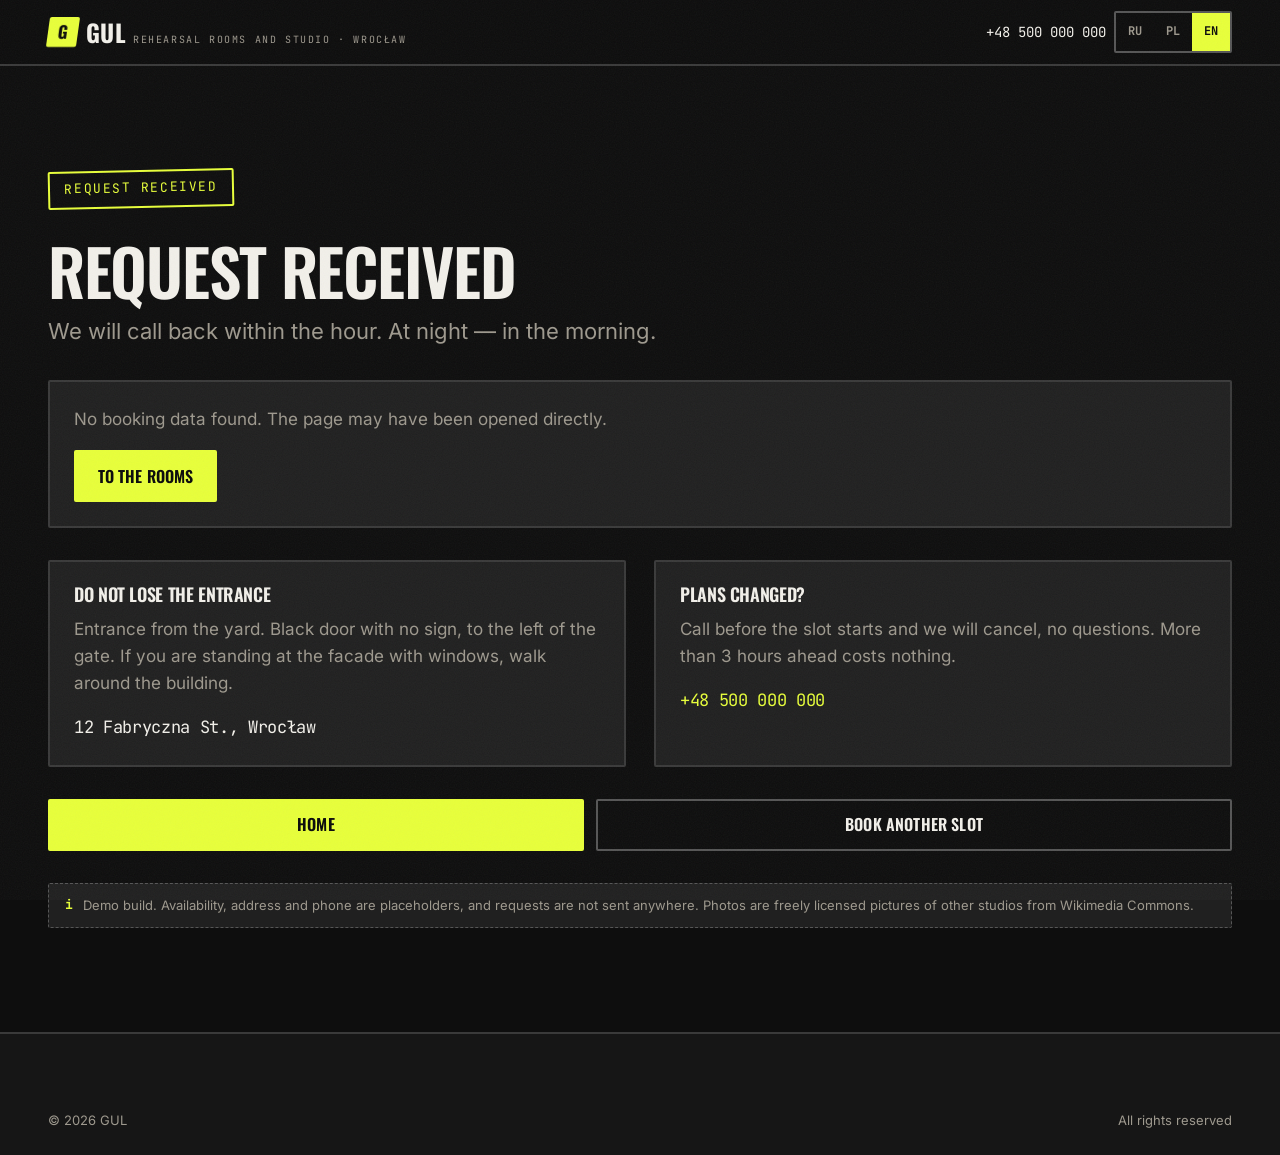
<file: booked.html>
<!DOCTYPE html>
<html lang="ru" class="page">
<head>
<meta charset="utf-8">
<meta name="viewport" content="width=device-width, initial-scale=1">
<title data-i18n="pages.bookedTitle">Заявка принята — ГУЛ</title>
<meta name="description" content="Заявка на бронь принята. Номер брони, время и напоминание, как найти вход.">
<meta name="robots" content="noindex, nofollow">

<meta property="og:type" content="website">
<meta property="og:title" content="Заявка принята — ГУЛ">
<meta name="theme-color" content="#0E0E0E">

<link rel="icon" href="favicon.svg" type="image/svg+xml">
<link rel="stylesheet" href="assets/css/fonts.css">
<link rel="stylesheet" href="assets/css/base.css">
<link rel="stylesheet" href="assets/css/components.css">
<link rel="stylesheet" href="assets/css/layout.css">
</head>

<body>
<a class="skip-link" href="#main" data-i18n="common.skipToContent">Перейти к содержимому</a>

<header class="site-header">
  <div class="container site-header__inner">
    <a class="logo" href="index.html">
      <span class="logo__mark" aria-hidden="true" data-i18n="brand.mark">Г</span>
      <span>
        <span data-i18n="brand.name">ГУЛ</span>
        <span class="logo__sub" data-i18n="brand.tagline">Репбаза и студия · Вроцлав</span>
      </span>
    </a>

    <div class="header-tools">
      <a class="header-phone" href="tel:+48500000000" data-contact="phone">+48 500 000 000</a>
      <div class="lang" role="group" aria-label="Язык" data-i18n-attr="aria-label:nav.lang">
        <button class="lang__btn" type="button" data-lang="ru" aria-pressed="true">RU</button>
        <button class="lang__btn" type="button" data-lang="pl" aria-pressed="false">PL</button>
        <button class="lang__btn" type="button" data-lang="en" aria-pressed="false">EN</button>
      </div>
    </div>
  </div>
</header>

<main id="main">
  <div class="container centered">

    <span class="stamp" data-i18n="booked.title">Заявка принята</span>

    <div>
      <h1 data-i18n="booked.title">Заявка принята</h1>
      <p class="lead muted" style="margin-top:1rem" data-i18n="booked.sub">Мы перезвоним в течение часа. Ночью — утром.</p>
    </div>

    <div class="card" data-booked></div>

    <div class="grid-2">
      <div class="card">
        <h2 style="font-size:1.125rem;margin-bottom:0.75rem" data-i18n="booked.reminderTitle">Не потеряйте вход</h2>
        <p class="muted" data-i18n="booked.reminder">Вход со двора. Чёрная дверь без вывески, слева от ворот. Если стоите перед фасадом с окнами — обойдите здание.</p>
        <p class="mono" style="margin-top:0.75rem" data-contact="address">ул. Фабрична 12, Вроцлав</p>
      </div>

      <div class="card">
        <h2 style="font-size:1.125rem;margin-bottom:0.75rem" data-i18n="booked.cancelTitle">Планы изменились?</h2>
        <p class="muted" data-i18n="booked.cancel">Позвоните до начала слота — отменим без вопросов. Отмена больше чем за 3 часа ничего не стоит.</p>
        <p style="margin-top:0.75rem"><a class="mono" href="tel:+48500000000" data-contact="phone">+48 500 000 000</a></p>
      </div>
    </div>

    <div class="hero__actions">
      <a class="btn btn--primary" href="index.html" data-i18n="booked.home">На главную</a>
      <a class="btn btn--ghost" href="rooms.html" data-i18n="booked.more">Забронировать ещё</a>
    </div>

    <p class="demo-notice" data-i18n="common.demoNotice">Демонстрационная работа. Занятость, адрес и телефон — заглушки, заявки никуда не отправляются. Фотографии — свободные снимки других студий с Wikimedia Commons.</p>

  </div>
</main>

<footer class="site-footer">
  <div class="container">
    <div class="site-footer__bottom" style="margin-top:0;border-top:0">
      <span>© <span data-year>2026</span> <span data-i18n="brand.name">ГУЛ</span></span>
      <span data-i18n="footer.rights">Все права защищены</span>
    </div>
  </div>
</footer>

<script defer src="assets/data/rooms.js"></script>
<script defer src="assets/js/i18n.js"></script>
<script defer src="assets/js/api.js"></script>
<script defer src="assets/js/ui.js"></script>
<script defer src="assets/js/booked.js"></script>
</body>
</html>
</file>
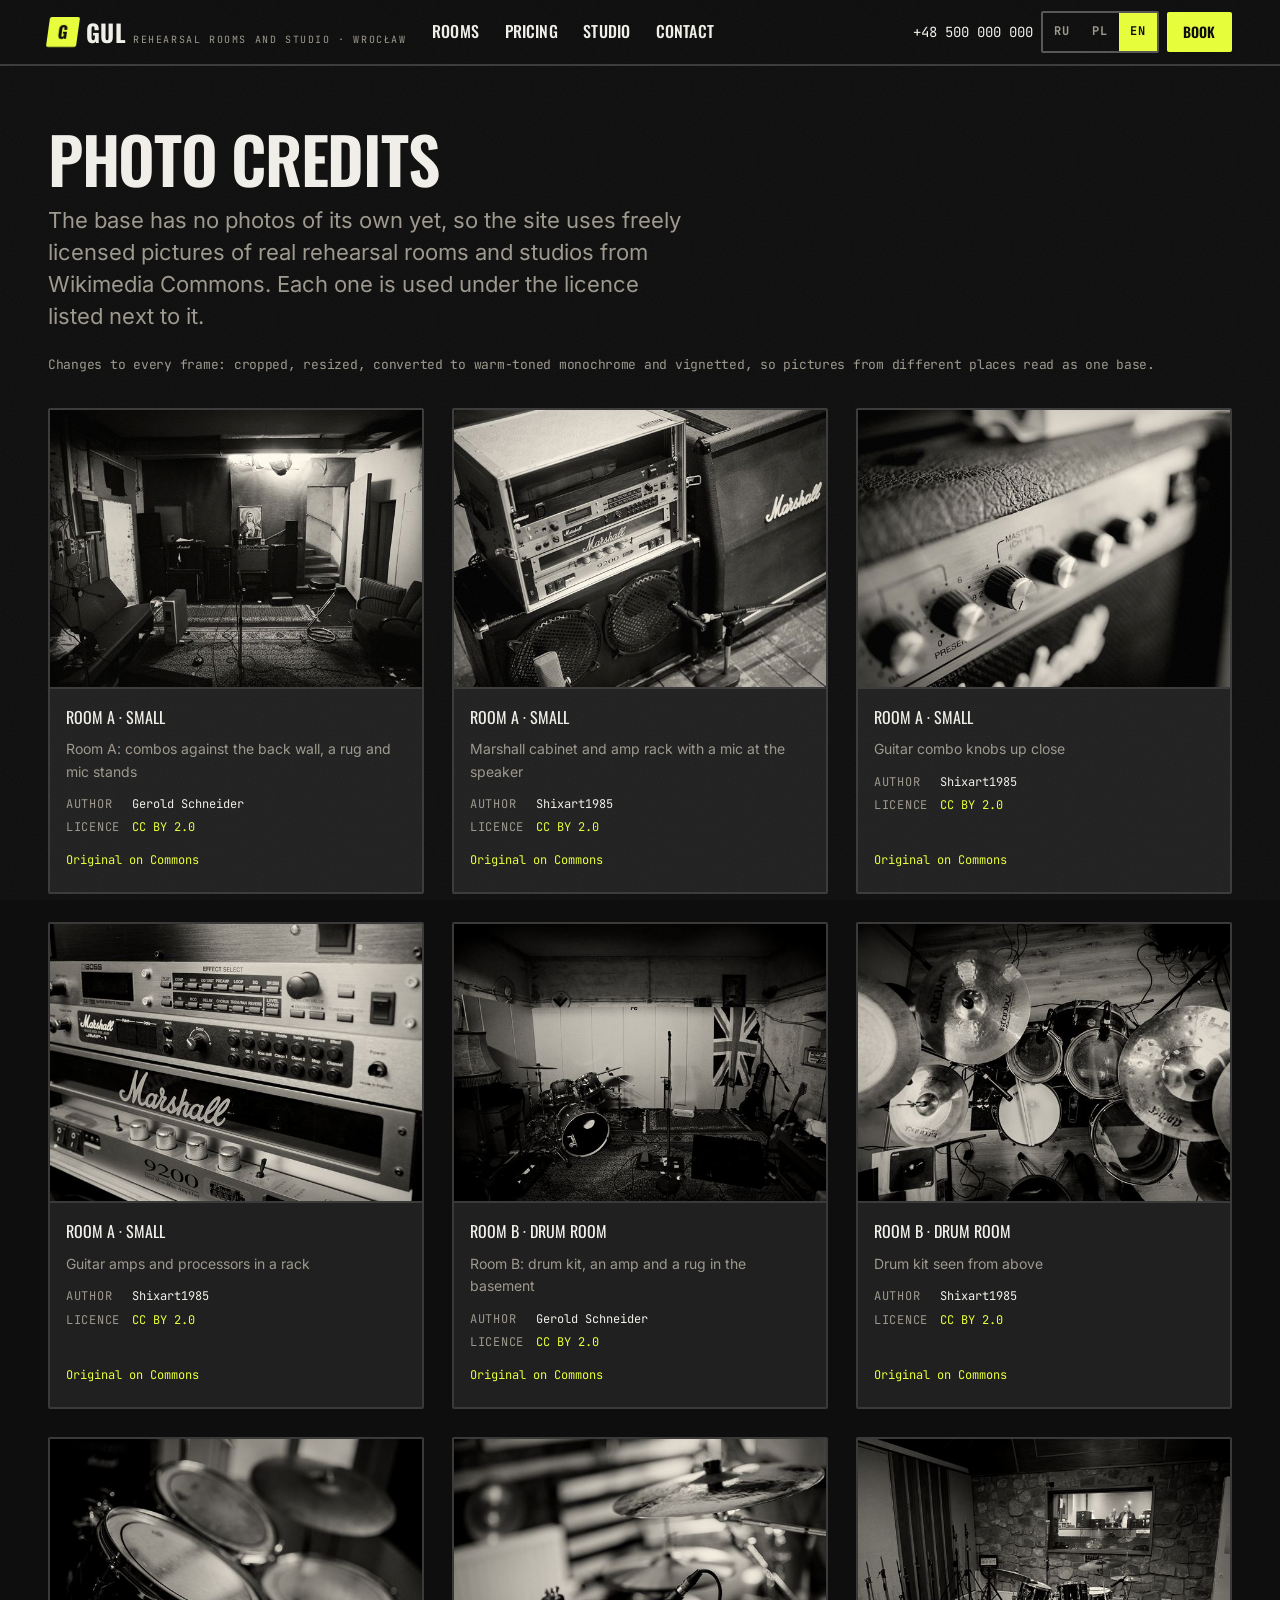
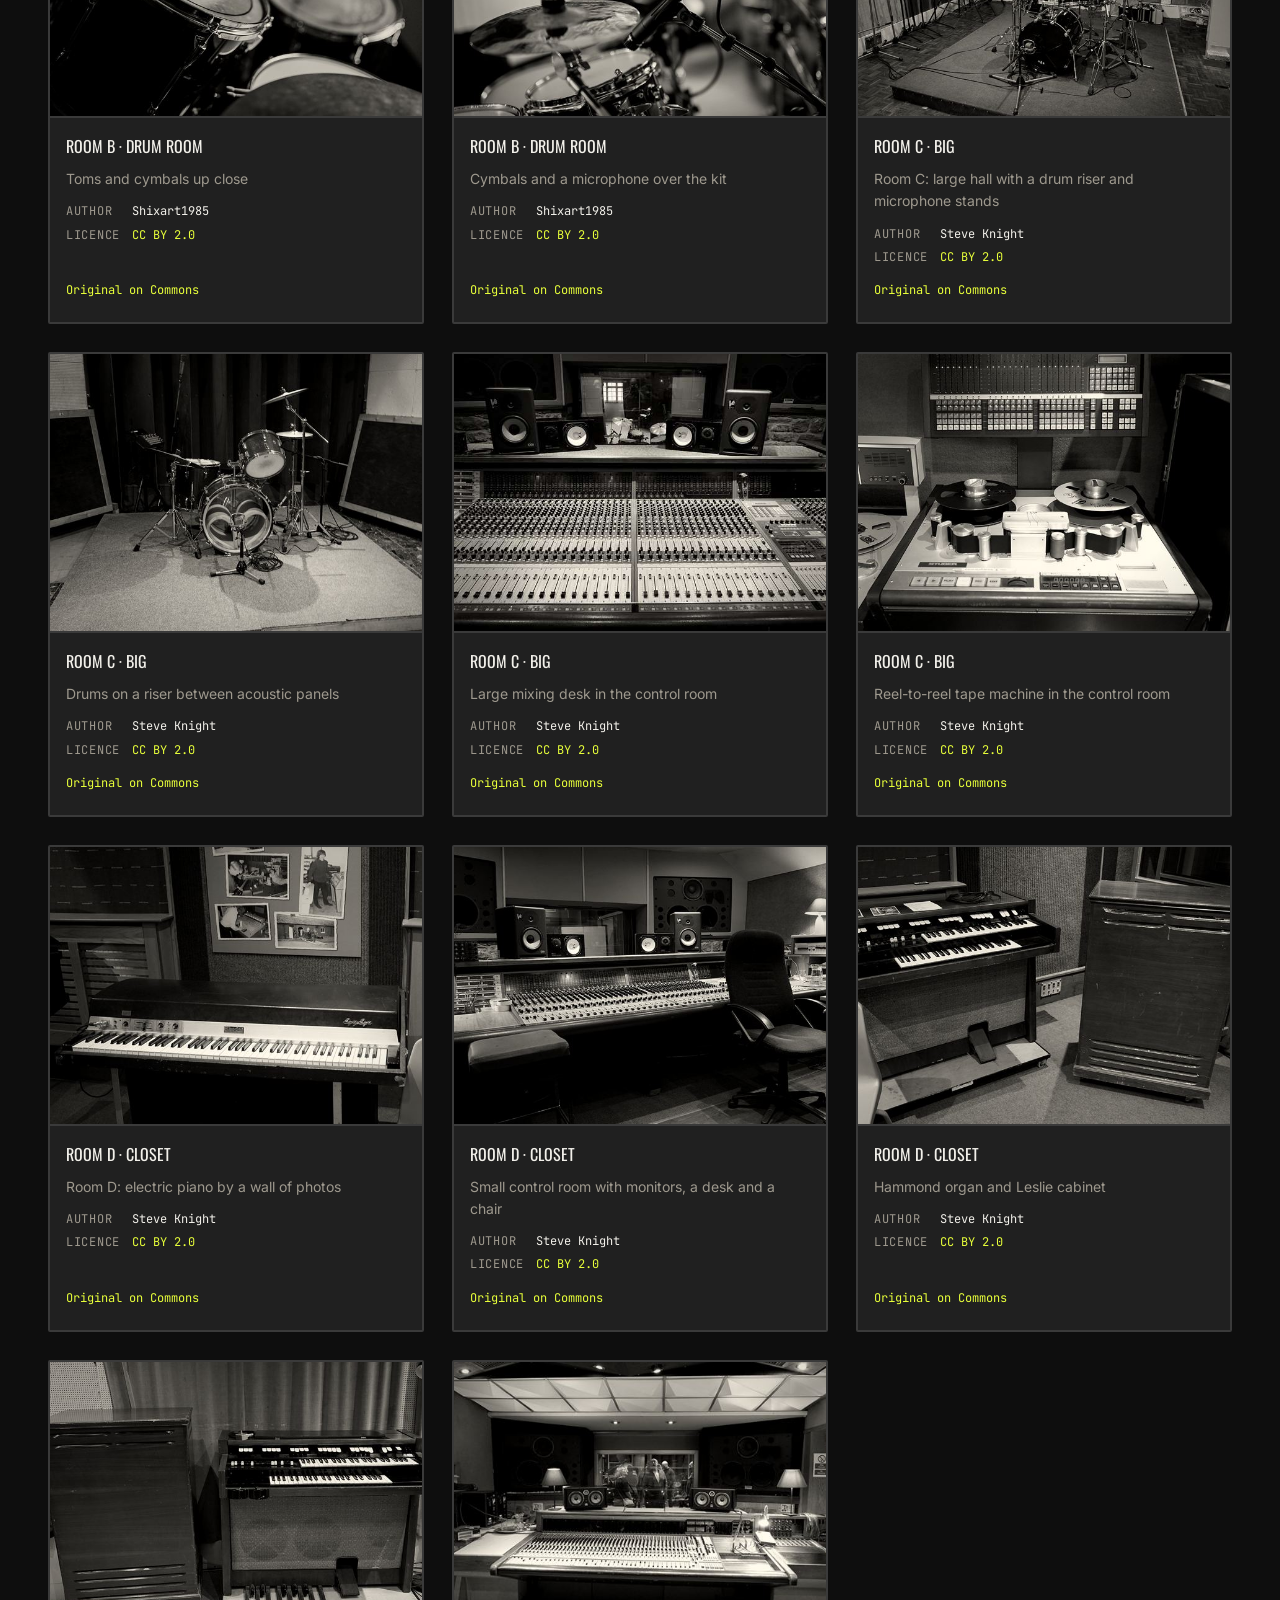
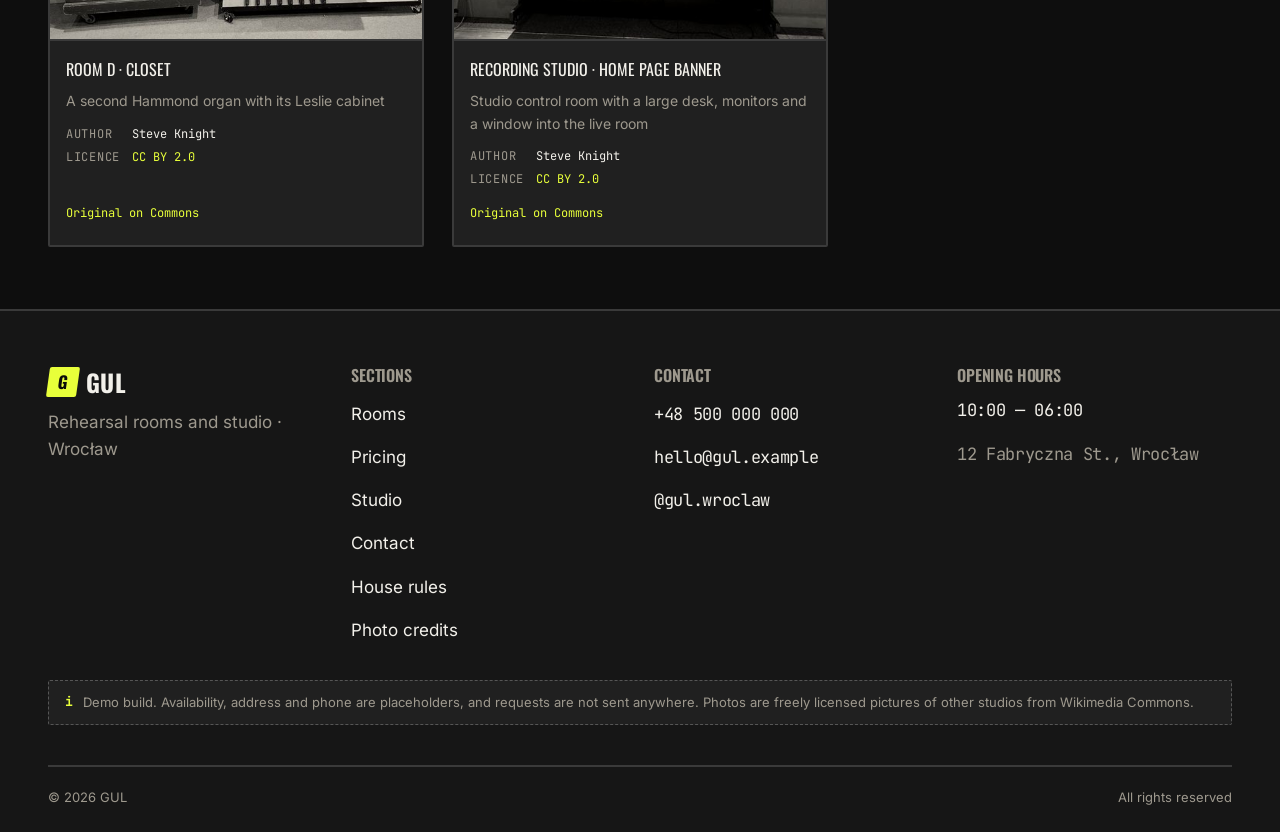
<file: credits.html>
<!DOCTYPE html>
<html lang="ru" class="page">
<head>
<meta charset="utf-8">
<meta name="viewport" content="width=device-width, initial-scale=1">
<title data-i18n="pages.creditsTitle">Авторы фотографий — ГУЛ</title>
<meta name="description" content="Авторы и лицензии фотографий на сайте репбазы ГУЛ.">
<meta name="robots" content="noindex, follow">

<meta property="og:type" content="website">
<meta name="theme-color" content="#0E0E0E">

<link rel="icon" href="favicon.svg" type="image/svg+xml">
<link rel="stylesheet" href="assets/css/fonts.css">
<link rel="stylesheet" href="assets/css/base.css">
<link rel="stylesheet" href="assets/css/components.css">
<link rel="stylesheet" href="assets/css/layout.css">
</head>

<body>
<a class="skip-link" href="#main" data-i18n="common.skipToContent">Перейти к содержимому</a>

<header class="site-header">
  <div class="container site-header__inner">
    <a class="logo" href="index.html">
      <span class="logo__mark" aria-hidden="true" data-i18n="brand.mark">Г</span>
      <span>
        <span data-i18n="brand.name">ГУЛ</span>
        <span class="logo__sub" data-i18n="brand.tagline">Репбаза и студия · Вроцлав</span>
      </span>
    </a>

    <nav class="site-nav" data-i18n-attr="aria-label:nav.main" aria-label="Основная навигация">
      <ul>
        <li><a href="rooms.html" data-i18n="nav.rooms">Комнаты</a></li>
        <li><a href="pricing.html" data-i18n="nav.pricing">Тарифы</a></li>
        <li><a href="index.html#studio" data-i18n="nav.studio">Студия</a></li>
        <li><a href="about.html" data-i18n="nav.contacts">Контакты</a></li>
      </ul>
    </nav>

    <div class="header-tools">
      <a class="header-phone" href="tel:+48500000000" data-contact="phone">+48 500 000 000</a>
      <div class="lang" role="group" aria-label="Язык" data-i18n-attr="aria-label:nav.lang">
        <button class="lang__btn" type="button" data-lang="ru" aria-pressed="true">RU</button>
        <button class="lang__btn" type="button" data-lang="pl" aria-pressed="false">PL</button>
        <button class="lang__btn" type="button" data-lang="en" aria-pressed="false">EN</button>
      </div>
      <a class="btn btn--primary btn--sm header-cta" href="rooms.html" data-i18n="nav.book">Забронировать</a>
      <button class="icon-btn burger" id="burger" type="button" aria-expanded="false"
              aria-controls="mobile-nav" aria-label="Меню" data-i18n-attr="aria-label:nav.menu">≡</button>
    </div>
  </div>
</header>

<div class="mobile-nav" id="mobile-nav">
  <div class="mobile-nav__backdrop" data-close-menu></div>
  <div class="mobile-nav__panel" role="dialog" aria-modal="true" aria-label="Меню" data-i18n-attr="aria-label:nav.menu">
    <div class="mobile-nav__top">
      <span class="logo">
        <span class="logo__mark" aria-hidden="true" data-i18n="brand.mark">Г</span>
        <span data-i18n="brand.name">ГУЛ</span>
      </span>
      <button class="icon-btn" type="button" data-close-menu aria-label="Закрыть" data-i18n-attr="aria-label:nav.close">×</button>
    </div>
    <nav class="mobile-nav__list" data-i18n-attr="aria-label:nav.main">
      <a href="rooms.html" data-i18n="nav.rooms">Комнаты</a>
      <a href="pricing.html" data-i18n="nav.pricing">Тарифы</a>
      <a href="index.html#studio" data-i18n="nav.studio">Студия</a>
      <a href="about.html" data-i18n="nav.contacts">Контакты</a>
    </nav>
    <a class="btn btn--primary btn--block" href="rooms.html" data-i18n="nav.book">Забронировать</a>
    <a class="mono" href="tel:+48500000000" data-contact="phone">+48 500 000 000</a>
  </div>
</div>

<main id="main">
  <section class="section section--tight">
    <div class="container">
      <h1 data-i18n="credits.title">Авторы фотографий</h1>
      <p class="lead muted" style="margin-top:1rem" data-i18n="credits.intro">Своих снимков у базы пока нет, поэтому на сайте стоят свободные фотографии настоящих репетиционных и студий с Wikimedia Commons. Каждая используется по лицензии, указанной рядом с ней.</p>
      <p class="muted mono" style="margin-top:0.5rem;font-size:0.8125rem" data-i18n="credits.edits">Изменения во всех кадрах: кадрирование, уменьшение размера, перевод в монохром с тёплой тонировкой и виньетка — чтобы снимки из разных мест читались как одна база.</p>

      <ul class="credits-list" data-credits style="margin-top:2rem"></ul>
    </div>
  </section>
</main>

<footer class="site-footer">
  <div class="container">
    <div class="site-footer__grid">
      <div>
        <span class="logo">
          <span class="logo__mark" aria-hidden="true" data-i18n="brand.mark">Г</span>
          <span data-i18n="brand.name">ГУЛ</span>
        </span>
        <p class="muted" style="margin-top:0.75rem" data-i18n="brand.tagline">Репбаза и студия · Вроцлав</p>
      </div>
      <div>
        <h3 data-i18n="footer.nav">Разделы</h3>
        <ul>
          <li><a href="rooms.html" data-i18n="nav.rooms">Комнаты</a></li>
          <li><a href="pricing.html" data-i18n="nav.pricing">Тарифы</a></li>
          <li><a href="index.html#studio" data-i18n="nav.studio">Студия</a></li>
          <li><a href="about.html" data-i18n="nav.contacts">Контакты</a></li>
          <li><a href="about.html#rules" data-i18n="common.rulesLink">Правила базы</a></li>
          <li><a href="credits.html" data-i18n="common.photoCredits">Авторы фото</a></li>
        </ul>
      </div>
      <div>
        <h3 data-i18n="footer.contacts">Контакты</h3>
        <ul>
          <li><a class="mono" href="tel:+48500000000" data-contact="phone">+48 500 000 000</a></li>
          <li><a class="mono" href="mailto:hello@gul.example" data-contact="email">hello@gul.example</a></li>
          <li><a class="mono" href="https://instagram.com/" rel="noopener noreferrer" target="_blank" data-contact="instagram">@gul.wroclaw</a></li>
        </ul>
      </div>
      <div>
        <h3 data-i18n="footer.hours">Часы работы</h3>
        <p class="mono" data-contact="hours">10:00 — 06:00</p>
        <p class="mono muted" data-contact="address">ул. Фабрична 12, Вроцлав</p>
      </div>
    </div>

    <p class="demo-notice" style="margin-top:2rem" data-i18n="common.demoNotice">Демонстрационная работа. Занятость, адрес и телефон — заглушки, заявки никуда не отправляются. Фотографии — свободные снимки других студий с Wikimedia Commons.</p>

    <div class="site-footer__bottom">
      <span>© <span data-year>2026</span> <span data-i18n="brand.name">ГУЛ</span></span>
      <span data-i18n="footer.rights">Все права защищены</span>
    </div>
  </div>
</footer>

<script defer src="assets/data/rooms.js"></script>
<script defer src="assets/js/i18n.js"></script>
<script defer src="assets/js/api.js"></script>
<script defer src="assets/js/ui.js"></script>
<script defer src="assets/js/credits.js"></script>
</body>
</html>
</file>
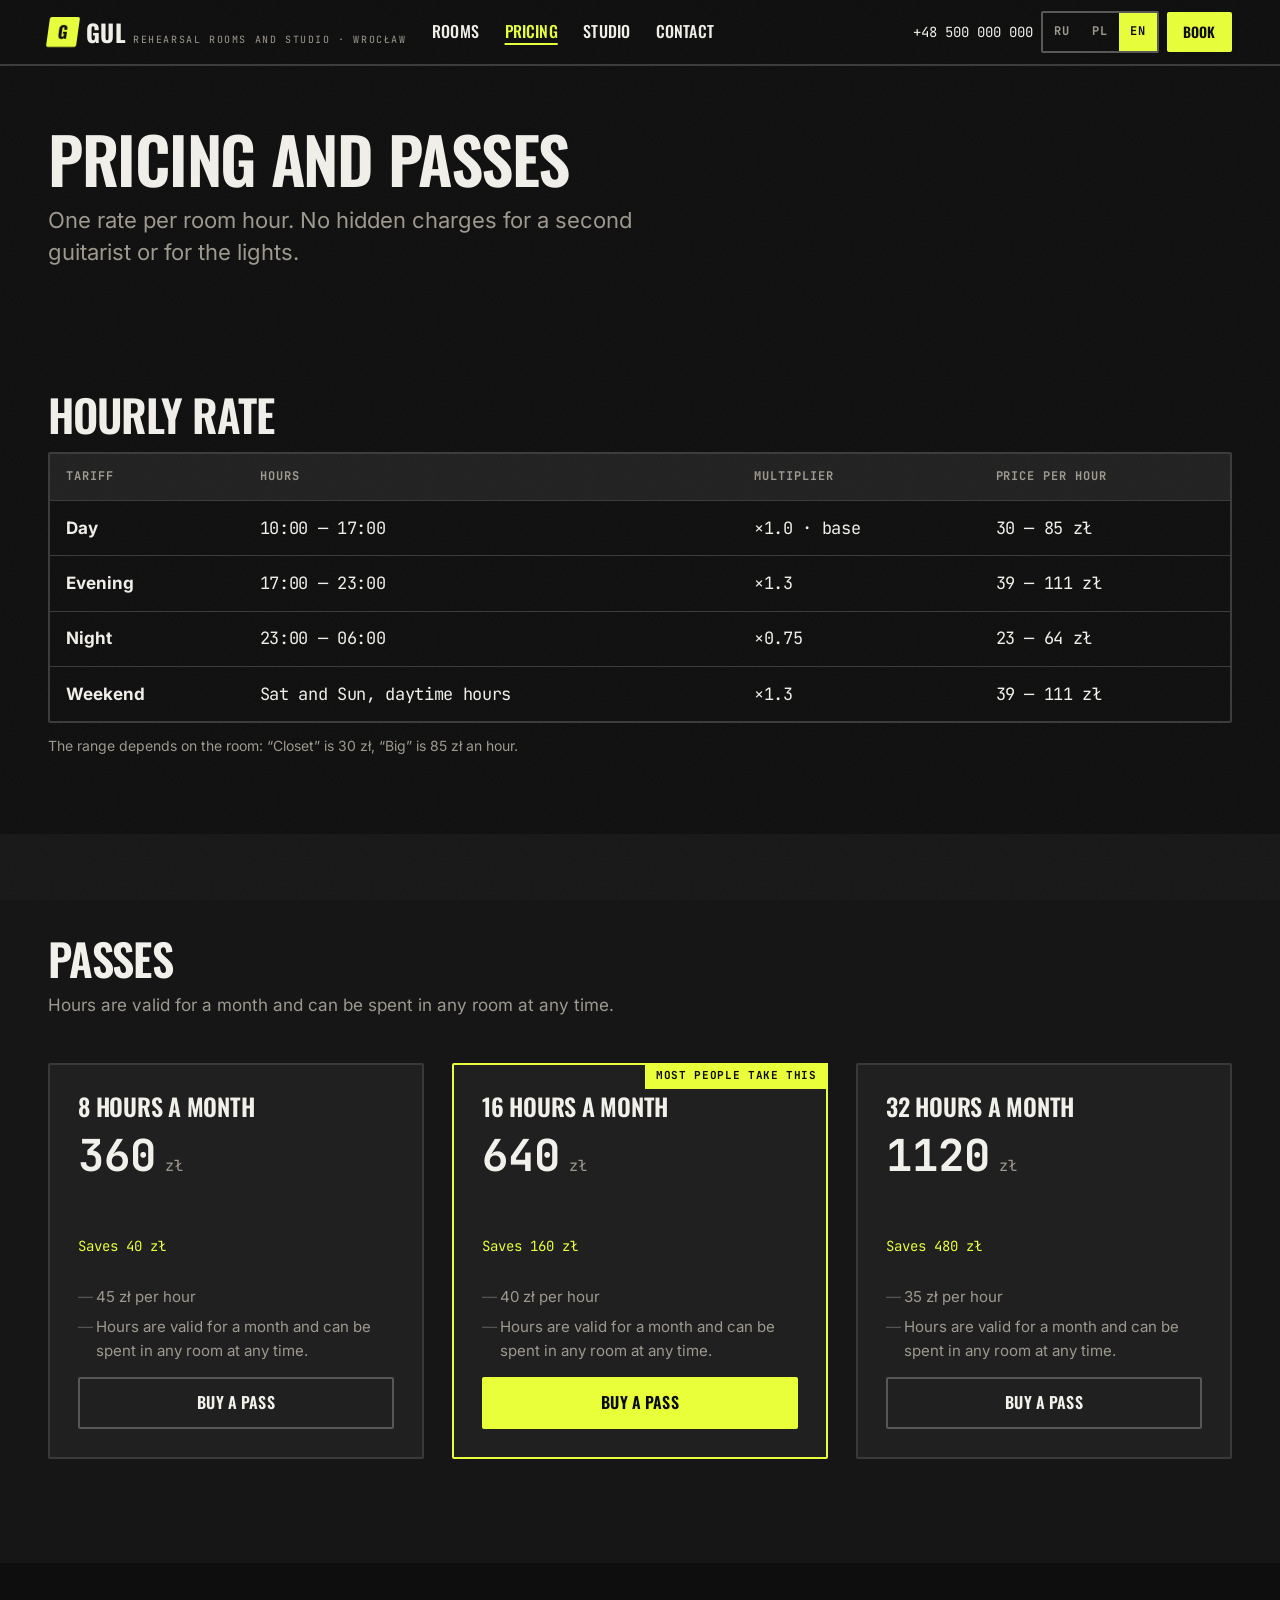
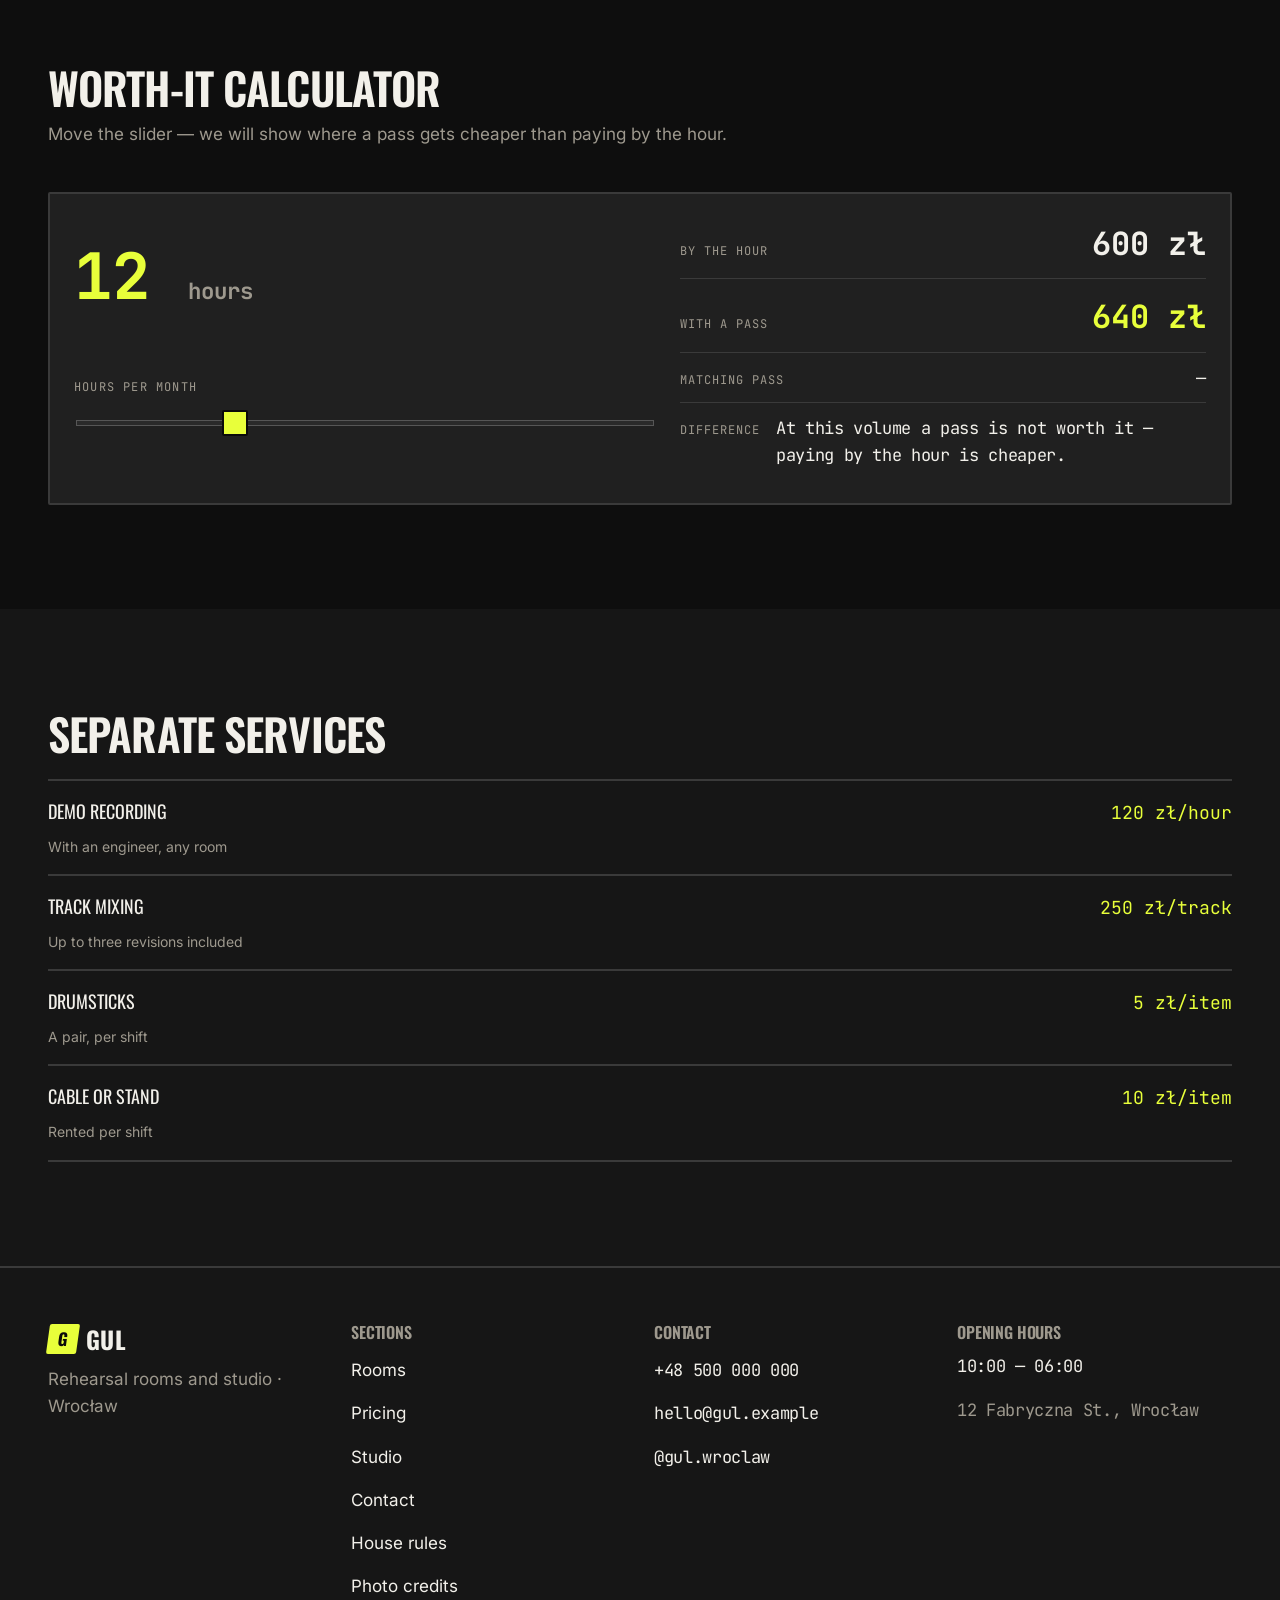
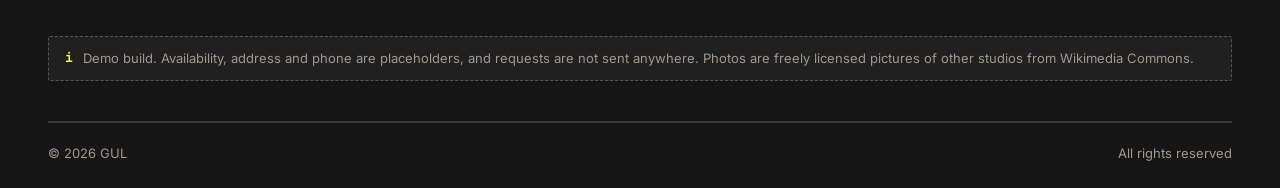
<file: pricing.html>
<!DOCTYPE html>
<html lang="ru" class="page">
<head>
<meta charset="utf-8">
<meta name="viewport" content="width=device-width, initial-scale=1">
<title data-i18n="pages.pricingTitle">Тарифы и абонементы — ГУЛ</title>
<meta name="description" data-i18n-attr="content:pages.pricingDesc" content="Почасовая аренда репетиционных комнат во Вроцлаве: день, вечер, ночь и выходные. Абонементы на 8, 16 и 32 часа. Калькулятор выгоды.">

<link rel="canonical" href="https://oum1d.github.io/gul-rehearsal/pricing.html">
<link rel="alternate" hreflang="ru" href="https://oum1d.github.io/gul-rehearsal/pricing.html?lang=ru">
<link rel="alternate" hreflang="pl" href="https://oum1d.github.io/gul-rehearsal/pricing.html?lang=pl">
<link rel="alternate" hreflang="en" href="https://oum1d.github.io/gul-rehearsal/pricing.html?lang=en">
<link rel="alternate" hreflang="x-default" href="https://oum1d.github.io/gul-rehearsal/pricing.html">

<meta property="og:type" content="website">
<meta property="og:title" content="Тарифы и абонементы — ГУЛ">
<meta property="og:description" content="Час, ночь, абонемент. Считалка выгоды абонемента против почасовой оплаты.">
<meta property="og:url" content="https://oum1d.github.io/gul-rehearsal/pricing.html">
<meta name="theme-color" content="#0E0E0E">

<link rel="icon" href="favicon.svg" type="image/svg+xml">
<link rel="stylesheet" href="assets/css/fonts.css">
<link rel="stylesheet" href="assets/css/base.css">
<link rel="stylesheet" href="assets/css/components.css">
<link rel="stylesheet" href="assets/css/layout.css">
</head>

<body>
<a class="skip-link" href="#main" data-i18n="common.skipToContent">Перейти к содержимому</a>

<header class="site-header">
  <div class="container site-header__inner">
    <a class="logo" href="index.html">
      <span class="logo__mark" aria-hidden="true" data-i18n="brand.mark">Г</span>
      <span>
        <span data-i18n="brand.name">ГУЛ</span>
        <span class="logo__sub" data-i18n="brand.tagline">Репбаза и студия · Вроцлав</span>
      </span>
    </a>

    <nav class="site-nav" data-i18n-attr="aria-label:nav.main" aria-label="Основная навигация">
      <ul>
        <li><a href="rooms.html" data-i18n="nav.rooms">Комнаты</a></li>
        <li><a href="pricing.html" data-i18n="nav.pricing">Тарифы</a></li>
        <li><a href="index.html#studio" data-i18n="nav.studio">Студия</a></li>
        <li><a href="about.html" data-i18n="nav.contacts">Контакты</a></li>
      </ul>
    </nav>

    <div class="header-tools">
      <a class="header-phone" href="tel:+48500000000" data-contact="phone">+48 500 000 000</a>
      <div class="lang" role="group" aria-label="Язык" data-i18n-attr="aria-label:nav.lang">
        <button class="lang__btn" type="button" data-lang="ru" aria-pressed="true">RU</button>
        <button class="lang__btn" type="button" data-lang="pl" aria-pressed="false">PL</button>
        <button class="lang__btn" type="button" data-lang="en" aria-pressed="false">EN</button>
      </div>
      <a class="btn btn--primary btn--sm header-cta" href="rooms.html" data-i18n="nav.book">Забронировать</a>
      <button class="icon-btn burger" id="burger" type="button" aria-expanded="false"
              aria-controls="mobile-nav" aria-label="Меню" data-i18n-attr="aria-label:nav.menu">≡</button>
    </div>
  </div>
</header>

<div class="mobile-nav" id="mobile-nav">
  <div class="mobile-nav__backdrop" data-close-menu></div>
  <div class="mobile-nav__panel" role="dialog" aria-modal="true" aria-label="Меню" data-i18n-attr="aria-label:nav.menu">
    <div class="mobile-nav__top">
      <span class="logo">
        <span class="logo__mark" aria-hidden="true" data-i18n="brand.mark">Г</span>
        <span data-i18n="brand.name">ГУЛ</span>
      </span>
      <button class="icon-btn" type="button" data-close-menu aria-label="Закрыть" data-i18n-attr="aria-label:nav.close">×</button>
    </div>
    <nav class="mobile-nav__list" data-i18n-attr="aria-label:nav.main">
      <a href="rooms.html" data-i18n="nav.rooms">Комнаты</a>
      <a href="pricing.html" data-i18n="nav.pricing">Тарифы</a>
      <a href="index.html#studio" data-i18n="nav.studio">Студия</a>
      <a href="about.html" data-i18n="nav.contacts">Контакты</a>
    </nav>
    <a class="btn btn--primary btn--block" href="rooms.html" data-i18n="nav.book">Забронировать</a>
    <a class="mono" href="tel:+48500000000" data-contact="phone">+48 500 000 000</a>
  </div>
</div>

<main id="main">

  <section class="section section--tight">
    <div class="container">
      <h1 data-i18n="pricing.title">Тарифы и абонементы</h1>
      <p class="lead muted" style="margin-top:1rem" data-i18n="pricing.sub">Одна ставка за час комнаты. Скрытых доплат за второго гитариста или за свет нет.</p>
    </div>
  </section>

  <!-- ТАБЛИЦА ------------------------------------------------------------ -->
  <section class="section section--tight">
    <div class="container">
      <h2 style="margin-bottom:1rem" data-i18n="pricing.tableTitle">Почасовая аренда</h2>

      <div class="table-wrap">
        <table class="table">
          <thead>
            <tr>
              <th scope="col" data-i18n="pricing.colTariff">Тариф</th>
              <th scope="col" data-i18n="pricing.colTime">Время</th>
              <th scope="col" data-i18n="pricing.colCoef">Коэффициент</th>
              <th scope="col" data-i18n="pricing.colRange">Цена за час</th>
            </tr>
          </thead>
          <tbody data-tariff-rows></tbody>
        </table>
      </div>

      <p class="muted" style="margin-top:0.75rem;font-size:0.875rem" data-i18n="pricing.tableNote">Диапазон цен зависит от комнаты: «Каморка» — 30 zł, «Большая» — 85 zł за час.</p>
      <div data-pricing-error></div>
    </div>
  </section>

  <!-- АБОНЕМЕНТЫ --------------------------------------------------------- -->
  <section class="section section--alt">
    <div class="container">
      <div class="section__head">
        <div>
          <h2 class="section__title" data-i18n="pricing.passesTitle">Абонементы</h2>
          <p class="muted" style="margin-top:0.75rem" data-i18n="pricing.passesSub">Часы действуют месяц и тратятся в любой комнате в любое время.</p>
        </div>
      </div>

      <div class="grid-3" data-passes></div>
    </div>
  </section>

  <!-- КАЛЬКУЛЯТОР -------------------------------------------------------- -->
  <section class="section">
    <div class="container">
      <div class="section__head">
        <div>
          <h2 class="section__title" data-i18n="pricing.calcTitle">Считалка выгоды</h2>
          <p class="muted" style="margin-top:0.75rem" data-i18n="pricing.calcSub">Сдвиньте ползунок — покажем, с какого момента абонемент дешевле почасовой оплаты.</p>
        </div>
      </div>

      <div class="calc card">
        <div>
          <p class="calc__hours"><span data-calc-hours>12</span> <span class="muted" style="font-size:0.35em" data-calc-hours-label>часов</span></p>
          <label class="field__label" for="calc-range" data-i18n="pricing.calcLabel">Часов в месяц</label>
          <input class="range" type="range" id="calc-range" data-calc-range min="2" max="40" step="1" value="12">
        </div>

        <div class="calc__out">
          <div class="calc__row">
            <span class="summary__label" data-i18n="pricing.calcHourly">Почасово</span>
            <span class="calc__big" data-calc-hourly>—</span>
          </div>
          <div class="calc__row">
            <span class="summary__label" data-i18n="pricing.calcPass">С абонементом</span>
            <span class="calc__big acid" data-calc-pass>—</span>
          </div>
          <div class="calc__row">
            <span class="summary__label" data-i18n="pricing.calcBest">Подходящий абонемент</span>
            <span class="mono" data-calc-best>—</span>
          </div>
          <div class="calc__row">
            <span class="summary__label" data-i18n="pricing.calcSave">Разница</span>
            <span class="mono" data-calc-save>—</span>
          </div>
        </div>
      </div>
    </div>
  </section>

  <!-- УСЛУГИ ------------------------------------------------------------- -->
  <section class="section section--alt">
    <div class="container">
      <h2 style="margin-bottom:1.5rem" data-i18n="pricing.servicesTitle">Отдельные услуги</h2>
      <div class="services" data-services></div>
    </div>
  </section>

</main>

<footer class="site-footer">
  <div class="container">
    <div class="site-footer__grid">
      <div>
        <span class="logo">
          <span class="logo__mark" aria-hidden="true" data-i18n="brand.mark">Г</span>
          <span data-i18n="brand.name">ГУЛ</span>
        </span>
        <p class="muted" style="margin-top:0.75rem" data-i18n="brand.tagline">Репбаза и студия · Вроцлав</p>
      </div>
      <div>
        <h3 data-i18n="footer.nav">Разделы</h3>
        <ul>
          <li><a href="rooms.html" data-i18n="nav.rooms">Комнаты</a></li>
          <li><a href="pricing.html" data-i18n="nav.pricing">Тарифы</a></li>
          <li><a href="index.html#studio" data-i18n="nav.studio">Студия</a></li>
          <li><a href="about.html" data-i18n="nav.contacts">Контакты</a></li>
          <li><a href="about.html#rules" data-i18n="common.rulesLink">Правила базы</a></li>
          <li><a href="credits.html" data-i18n="common.photoCredits">Авторы фото</a></li>
        </ul>
      </div>
      <div>
        <h3 data-i18n="footer.contacts">Контакты</h3>
        <ul>
          <li><a class="mono" href="tel:+48500000000" data-contact="phone">+48 500 000 000</a></li>
          <li><a class="mono" href="mailto:hello@gul.example" data-contact="email">hello@gul.example</a></li>
          <li><a class="mono" href="https://instagram.com/" rel="noopener noreferrer" target="_blank" data-contact="instagram">@gul.wroclaw</a></li>
        </ul>
      </div>
      <div>
        <h3 data-i18n="footer.hours">Часы работы</h3>
        <p class="mono" data-contact="hours">10:00 — 06:00</p>
        <p class="mono muted" data-contact="address">ул. Фабрична 12, Вроцлав</p>
      </div>
    </div>

    <p class="demo-notice" style="margin-top:2rem" data-i18n="common.demoNotice">Демонстрационная работа. Занятость, адрес и телефон — заглушки, заявки никуда не отправляются. Фотографии — свободные снимки других студий с Wikimedia Commons.</p>

    <div class="site-footer__bottom">
      <span>© <span data-year>2026</span> <span data-i18n="brand.name">ГУЛ</span></span>
      <span data-i18n="footer.rights">Все права защищены</span>
    </div>
  </div>
</footer>

<script defer src="assets/data/rooms.js"></script>
<script defer src="assets/js/i18n.js"></script>
<script defer src="assets/js/api.js"></script>
<script defer src="assets/js/ui.js"></script>
<script defer src="assets/js/pricing.js"></script>
</body>
</html>
</file>
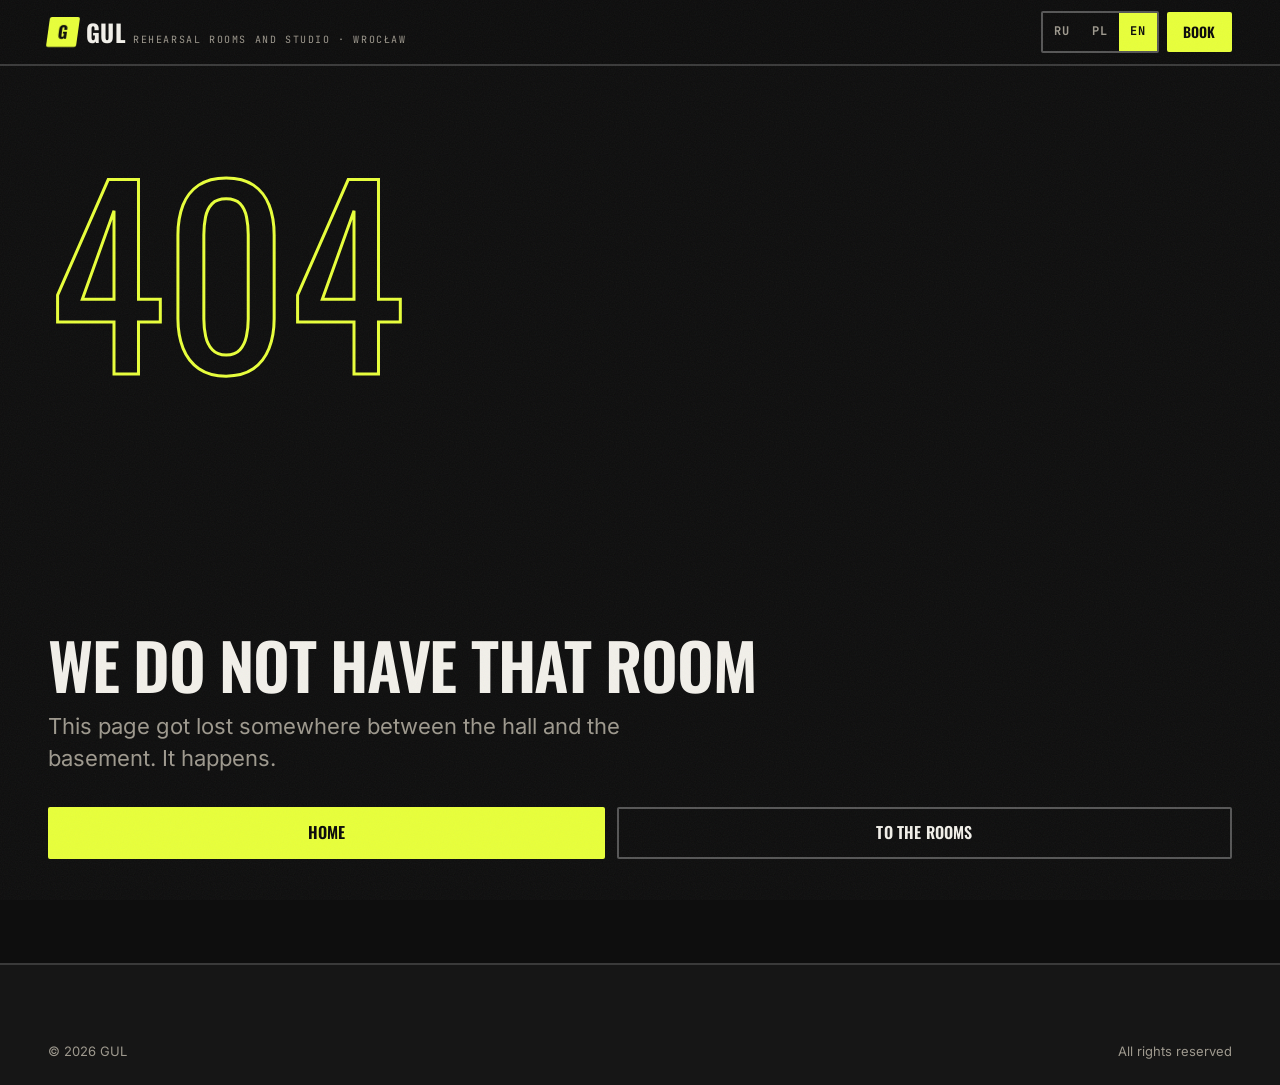
<file: room.html>
<!DOCTYPE html>
<html lang="ru" class="page">
<head>
<meta charset="utf-8">
<meta name="viewport" content="width=device-width, initial-scale=1">
<title>Комната — ГУЛ</title>
<meta name="description" data-i18n-attr="content:pages.roomDesc" content="Оборудование, цена и расписание комнаты на неделю вперёд. Выберите свободные часы подряд и забронируйте за минуту.">

<link rel="canonical" href="https://oum1d.github.io/gul-rehearsal/room.html">
<link rel="alternate" hreflang="ru" href="https://oum1d.github.io/gul-rehearsal/room.html?lang=ru">
<link rel="alternate" hreflang="pl" href="https://oum1d.github.io/gul-rehearsal/room.html?lang=pl">
<link rel="alternate" hreflang="en" href="https://oum1d.github.io/gul-rehearsal/room.html?lang=en">
<link rel="alternate" hreflang="x-default" href="https://oum1d.github.io/gul-rehearsal/room.html">

<meta property="og:type" content="website">
<meta property="og:title" content="Комната — ГУЛ">
<meta property="og:description" content="Расписание комнаты на неделю и бронь свободных часов.">
<meta property="og:url" content="https://oum1d.github.io/gul-rehearsal/room.html">
<meta name="theme-color" content="#0E0E0E">

<link rel="icon" href="favicon.svg" type="image/svg+xml">
<link rel="stylesheet" href="assets/css/fonts.css">
<link rel="stylesheet" href="assets/css/base.css">
<link rel="stylesheet" href="assets/css/components.css">
<link rel="stylesheet" href="assets/css/layout.css">
</head>

<body>
<a class="skip-link" href="#main" data-i18n="common.skipToContent">Перейти к содержимому</a>

<header class="site-header">
  <div class="container site-header__inner">
    <a class="logo" href="index.html">
      <span class="logo__mark" aria-hidden="true" data-i18n="brand.mark">Г</span>
      <span>
        <span data-i18n="brand.name">ГУЛ</span>
        <span class="logo__sub" data-i18n="brand.tagline">Репбаза и студия · Вроцлав</span>
      </span>
    </a>

    <nav class="site-nav" data-i18n-attr="aria-label:nav.main" aria-label="Основная навигация">
      <ul>
        <li><a href="rooms.html" data-i18n="nav.rooms">Комнаты</a></li>
        <li><a href="pricing.html" data-i18n="nav.pricing">Тарифы</a></li>
        <li><a href="index.html#studio" data-i18n="nav.studio">Студия</a></li>
        <li><a href="about.html" data-i18n="nav.contacts">Контакты</a></li>
      </ul>
    </nav>

    <div class="header-tools">
      <a class="header-phone" href="tel:+48500000000" data-contact="phone">+48 500 000 000</a>
      <div class="lang" role="group" aria-label="Язык" data-i18n-attr="aria-label:nav.lang">
        <button class="lang__btn" type="button" data-lang="ru" aria-pressed="true">RU</button>
        <button class="lang__btn" type="button" data-lang="pl" aria-pressed="false">PL</button>
        <button class="lang__btn" type="button" data-lang="en" aria-pressed="false">EN</button>
      </div>
      <a class="btn btn--primary btn--sm header-cta" href="rooms.html" data-i18n="nav.book">Забронировать</a>
      <button class="icon-btn burger" id="burger" type="button" aria-expanded="false"
              aria-controls="mobile-nav" aria-label="Меню" data-i18n-attr="aria-label:nav.menu">≡</button>
    </div>
  </div>
</header>

<div class="mobile-nav" id="mobile-nav">
  <div class="mobile-nav__backdrop" data-close-menu></div>
  <div class="mobile-nav__panel" role="dialog" aria-modal="true" aria-label="Меню" data-i18n-attr="aria-label:nav.menu">
    <div class="mobile-nav__top">
      <span class="logo">
        <span class="logo__mark" aria-hidden="true" data-i18n="brand.mark">Г</span>
        <span data-i18n="brand.name">ГУЛ</span>
      </span>
      <button class="icon-btn" type="button" data-close-menu aria-label="Закрыть" data-i18n-attr="aria-label:nav.close">×</button>
    </div>
    <nav class="mobile-nav__list" data-i18n-attr="aria-label:nav.main">
      <a href="rooms.html" data-i18n="nav.rooms">Комнаты</a>
      <a href="pricing.html" data-i18n="nav.pricing">Тарифы</a>
      <a href="index.html#studio" data-i18n="nav.studio">Студия</a>
      <a href="about.html" data-i18n="nav.contacts">Контакты</a>
    </nav>
    <a class="btn btn--primary btn--block" href="rooms.html" data-i18n="nav.book">Забронировать</a>
    <a class="mono" href="tel:+48500000000" data-contact="phone">+48 500 000 000</a>
  </div>
</div>

<main id="main" data-room>
  <section class="section section--tight">
    <div class="container">

      <p style="margin-bottom:1.25rem">
        <a class="back-link" href="rooms.html" data-i18n="room.back">Все комнаты</a>
      </p>

      <!-- ШАПКА КОМНАТЫ --------------------------------------------------- -->
      <div class="room-hero">
        <div class="gallery">
          <div data-gallery-main></div>
          <div class="gallery__thumbs" data-gallery-thumbs></div>
        </div>

        <div>
          <h1 data-room-title>—</h1>
          <p class="lead" style="margin-top:1rem" data-room-about></p>
          <p class="price acid" style="font-size:1.5rem;margin-top:1rem"><span data-room-price></span></p>

          <ul class="chips" style="margin-bottom:1.25rem">
            <li class="tag" data-i18n="room.tariffDay">День</li>
            <li class="tag" data-i18n="room.tariffEvening">Вечер +30%</li>
            <li class="tag" data-i18n="room.tariffNight">Ночь −25%</li>
          </ul>

          <h2 style="font-size:1.125rem;margin-bottom:0.75rem" data-i18n="room.specs">Характеристики</h2>
          <div class="specs" data-specs></div>
        </div>
      </div>
    </div>
  </section>

  <!-- ОБОРУДОВАНИЕ И РАСПИСАНИЕ ----------------------------------------- -->
  <section class="section section--tight section--alt">
    <div class="container">
      <div class="room-layout">

        <div>
          <h2 style="margin-bottom:1rem" data-i18n="room.equipment">Что стоит в комнате</h2>
          <ul class="equip-list" data-equipment style="margin-bottom:2.5rem"></ul>

          <h2 id="schedule" style="margin-bottom:1rem" data-i18n="room.schedule">Расписание на неделю</h2>
          <p class="slots-taken" data-slots-taken hidden></p>
          <div data-schedule aria-live="polite"></div>
        </div>

        <aside class="booking-side" data-booking-side aria-label="Панель брони" data-i18n-attr="aria-label:booking.title"></aside>

      </div>
    </div>
  </section>

  <!-- ПРАВИЛА И ДРУГИЕ КОМНАТЫ ------------------------------------------ -->
  <section class="section">
    <div class="container">
      <div class="grid-2">
        <div>
          <h2 style="margin-bottom:1rem" data-i18n="room.rules">Правила комнаты</h2>
          <ol class="rules-list" data-list="about.rules"></ol>
        </div>
        <div>
          <h2 style="margin-bottom:1rem" data-i18n="room.others">Другие комнаты</h2>
          <div class="grid-rooms" data-others></div>
        </div>
      </div>
    </div>
  </section>
</main>

<footer class="site-footer">
  <div class="container">
    <div class="site-footer__grid">
      <div>
        <span class="logo">
          <span class="logo__mark" aria-hidden="true" data-i18n="brand.mark">Г</span>
          <span data-i18n="brand.name">ГУЛ</span>
        </span>
        <p class="muted" style="margin-top:0.75rem" data-i18n="brand.tagline">Репбаза и студия · Вроцлав</p>
      </div>
      <div>
        <h3 data-i18n="footer.nav">Разделы</h3>
        <ul>
          <li><a href="rooms.html" data-i18n="nav.rooms">Комнаты</a></li>
          <li><a href="pricing.html" data-i18n="nav.pricing">Тарифы</a></li>
          <li><a href="index.html#studio" data-i18n="nav.studio">Студия</a></li>
          <li><a href="about.html" data-i18n="nav.contacts">Контакты</a></li>
          <li><a href="about.html#rules" data-i18n="common.rulesLink">Правила базы</a></li>
          <li><a href="credits.html" data-i18n="common.photoCredits">Авторы фото</a></li>
        </ul>
      </div>
      <div>
        <h3 data-i18n="footer.contacts">Контакты</h3>
        <ul>
          <li><a class="mono" href="tel:+48500000000" data-contact="phone">+48 500 000 000</a></li>
          <li><a class="mono" href="mailto:hello@gul.example" data-contact="email">hello@gul.example</a></li>
          <li><a class="mono" href="https://instagram.com/" rel="noopener noreferrer" target="_blank" data-contact="instagram">@gul.wroclaw</a></li>
        </ul>
      </div>
      <div>
        <h3 data-i18n="footer.hours">Часы работы</h3>
        <p class="mono" data-contact="hours">10:00 — 06:00</p>
        <p class="mono muted" data-contact="address">ул. Фабрична 12, Вроцлав</p>
      </div>
    </div>

    <p class="demo-notice" style="margin-top:2rem" data-i18n="common.demoNotice">Демонстрационная работа. Занятость, адрес и телефон — заглушки, заявки никуда не отправляются. Фотографии — свободные снимки других студий с Wikimedia Commons.</p>

    <div class="site-footer__bottom">
      <span>© <span data-year>2026</span> <span data-i18n="brand.name">ГУЛ</span></span>
      <span data-i18n="footer.rights">Все права защищены</span>
    </div>
  </div>
</footer>

<script defer src="assets/data/rooms.js"></script>
<script defer src="assets/js/i18n.js"></script>
<script defer src="assets/js/api.js"></script>
<script defer src="assets/js/ui.js"></script>
<script defer src="assets/js/booking.js"></script>
<script defer src="assets/js/cards.js"></script>
<script defer src="assets/js/room.js"></script>
</body>
</html>
</file>
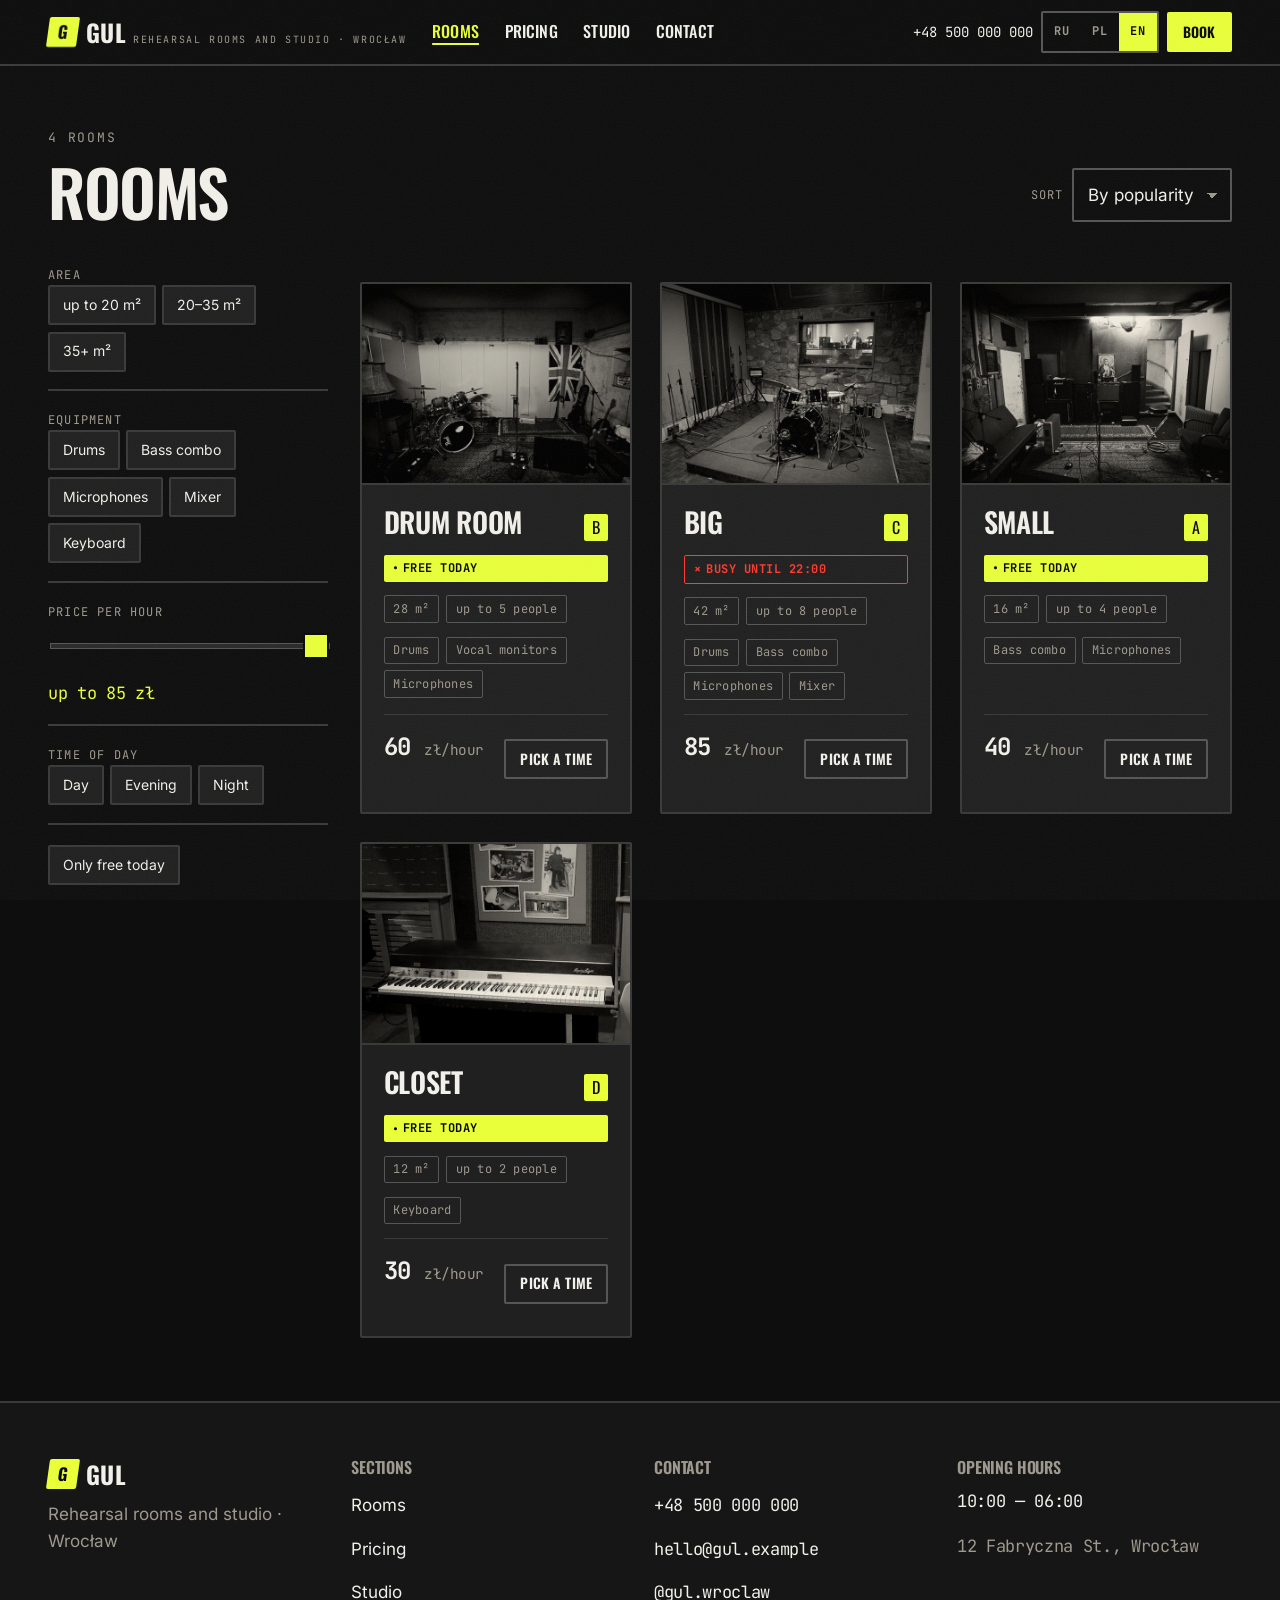
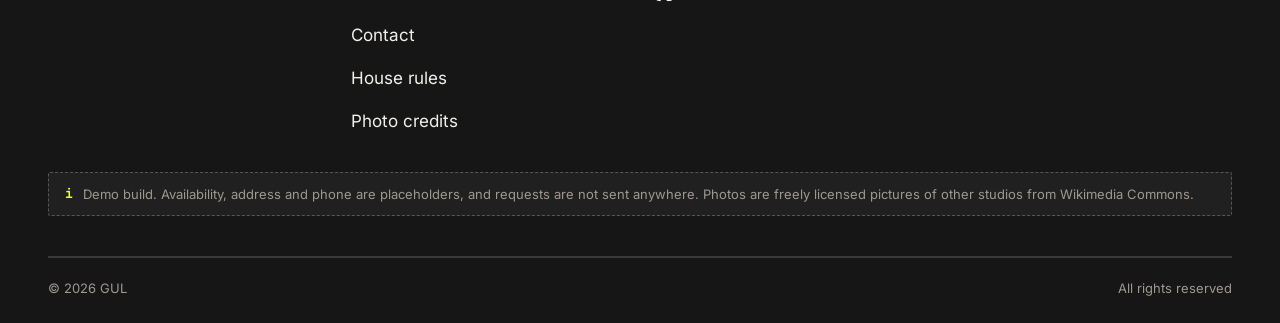
<file: rooms.html>
<!DOCTYPE html>
<html lang="ru" class="page">
<head>
<meta charset="utf-8">
<meta name="viewport" content="width=device-width, initial-scale=1">
<title data-i18n="pages.roomsTitle">Комнаты — ГУЛ, репбаза во Вроцлаве</title>
<meta name="description" data-i18n-attr="content:pages.roomsDesc" content="Четыре репетиционные комнаты от 12 до 42 м². Барабаны Tama, комбики, пульт на 16 каналов. Фильтр по оборудованию, площади, цене и времени суток.">

<link rel="canonical" href="https://oum1d.github.io/gul-rehearsal/rooms.html">
<link rel="alternate" hreflang="ru" href="https://oum1d.github.io/gul-rehearsal/rooms.html?lang=ru">
<link rel="alternate" hreflang="pl" href="https://oum1d.github.io/gul-rehearsal/rooms.html?lang=pl">
<link rel="alternate" hreflang="en" href="https://oum1d.github.io/gul-rehearsal/rooms.html?lang=en">
<link rel="alternate" hreflang="x-default" href="https://oum1d.github.io/gul-rehearsal/rooms.html">

<meta property="og:type" content="website">
<meta property="og:title" content="Комнаты — ГУЛ">
<meta property="og:description" content="Четыре репетиционные комнаты во Вроцлаве. Выберите по оборудованию и цене.">
<meta property="og:url" content="https://oum1d.github.io/gul-rehearsal/rooms.html">
<meta name="theme-color" content="#0E0E0E">

<link rel="icon" href="favicon.svg" type="image/svg+xml">
<link rel="stylesheet" href="assets/css/fonts.css">
<link rel="stylesheet" href="assets/css/base.css">
<link rel="stylesheet" href="assets/css/components.css">
<link rel="stylesheet" href="assets/css/layout.css">
</head>

<body>
<a class="skip-link" href="#main" data-i18n="common.skipToContent">Перейти к содержимому</a>

<header class="site-header">
  <div class="container site-header__inner">
    <a class="logo" href="index.html">
      <span class="logo__mark" aria-hidden="true" data-i18n="brand.mark">Г</span>
      <span>
        <span data-i18n="brand.name">ГУЛ</span>
        <span class="logo__sub" data-i18n="brand.tagline">Репбаза и студия · Вроцлав</span>
      </span>
    </a>

    <nav class="site-nav" data-i18n-attr="aria-label:nav.main" aria-label="Основная навигация">
      <ul>
        <li><a href="rooms.html" data-i18n="nav.rooms">Комнаты</a></li>
        <li><a href="pricing.html" data-i18n="nav.pricing">Тарифы</a></li>
        <li><a href="index.html#studio" data-i18n="nav.studio">Студия</a></li>
        <li><a href="about.html" data-i18n="nav.contacts">Контакты</a></li>
      </ul>
    </nav>

    <div class="header-tools">
      <a class="header-phone" href="tel:+48500000000" data-contact="phone">+48 500 000 000</a>
      <div class="lang" role="group" aria-label="Язык" data-i18n-attr="aria-label:nav.lang">
        <button class="lang__btn" type="button" data-lang="ru" aria-pressed="true">RU</button>
        <button class="lang__btn" type="button" data-lang="pl" aria-pressed="false">PL</button>
        <button class="lang__btn" type="button" data-lang="en" aria-pressed="false">EN</button>
      </div>
      <a class="btn btn--primary btn--sm header-cta" href="rooms.html" data-i18n="nav.book">Забронировать</a>
      <button class="icon-btn burger" id="burger" type="button" aria-expanded="false"
              aria-controls="mobile-nav" aria-label="Меню" data-i18n-attr="aria-label:nav.menu">≡</button>
    </div>
  </div>
</header>

<div class="mobile-nav" id="mobile-nav">
  <div class="mobile-nav__backdrop" data-close-menu></div>
  <div class="mobile-nav__panel" role="dialog" aria-modal="true" aria-label="Меню" data-i18n-attr="aria-label:nav.menu">
    <div class="mobile-nav__top">
      <span class="logo">
        <span class="logo__mark" aria-hidden="true" data-i18n="brand.mark">Г</span>
        <span data-i18n="brand.name">ГУЛ</span>
      </span>
      <button class="icon-btn" type="button" data-close-menu aria-label="Закрыть" data-i18n-attr="aria-label:nav.close">×</button>
    </div>
    <nav class="mobile-nav__list" data-i18n-attr="aria-label:nav.main">
      <a href="rooms.html" data-i18n="nav.rooms">Комнаты</a>
      <a href="pricing.html" data-i18n="nav.pricing">Тарифы</a>
      <a href="index.html#studio" data-i18n="nav.studio">Студия</a>
      <a href="about.html" data-i18n="nav.contacts">Контакты</a>
    </nav>
    <a class="btn btn--primary btn--block" href="rooms.html" data-i18n="nav.book">Забронировать</a>
    <a class="mono" href="tel:+48500000000" data-contact="phone">+48 500 000 000</a>
  </div>
</div>

<main id="main">
  <section class="section section--tight">
    <div class="container">

      <div class="section__head">
        <div>
          <p class="eyebrow"><span data-count>—</span></p>
          <h1 data-i18n="catalog.title">Комнаты</h1>
        </div>

        <div class="chips">
          <label class="field__label" for="sort" data-i18n="catalog.sort">Сортировка</label>
          <select class="field__control select" id="sort" data-sort style="min-height:40px;width:auto">
            <option value="popular" data-i18n="catalog.sortPopular">По популярности</option>
            <option value="price" data-i18n="catalog.sortPrice">По цене</option>
            <option value="area" data-i18n="catalog.sortArea">По площади</option>
          </select>
        </div>
      </div>

      <button class="btn btn--ghost btn--block filters-toggle" type="button"
              data-filters-toggle aria-expanded="false" aria-controls="filters"
              data-i18n="catalog.filters" style="margin-bottom:1rem">Фильтры</button>

      <div class="catalog">

        <!-- ФИЛЬТРЫ ------------------------------------------------------- -->
        <form class="filters" id="filters" data-filters hidden onsubmit="return false">

          <fieldset class="filters__group">
            <legend class="filters__legend" data-i18n="catalog.area">Площадь</legend>
            <div class="filters__options">
              <button class="opt" type="button" data-filter="area" data-value="s" aria-pressed="false" data-i18n="catalog.areaS">до 20 м²</button>
              <button class="opt" type="button" data-filter="area" data-value="m" aria-pressed="false" data-i18n="catalog.areaM">20–35 м²</button>
              <button class="opt" type="button" data-filter="area" data-value="l" aria-pressed="false" data-i18n="catalog.areaL">35+ м²</button>
            </div>
          </fieldset>

          <fieldset class="filters__group">
            <legend class="filters__legend" data-i18n="catalog.gear">Оборудование</legend>
            <div class="filters__options">
              <button class="opt" type="button" data-filter="gear" data-value="drums" aria-pressed="false" data-i18n="catalog.gearDrums">Барабаны</button>
              <button class="opt" type="button" data-filter="gear" data-value="bass" aria-pressed="false" data-i18n="catalog.gearBass">Бас-комбик</button>
              <button class="opt" type="button" data-filter="gear" data-value="mics" aria-pressed="false" data-i18n="catalog.gearMics">Микрофоны</button>
              <button class="opt" type="button" data-filter="gear" data-value="mixer" aria-pressed="false" data-i18n="catalog.gearMixer">Пульт</button>
              <button class="opt" type="button" data-filter="gear" data-value="keys" aria-pressed="false" data-i18n="catalog.gearKeys">Клавиши</button>
            </div>
          </fieldset>

          <fieldset class="filters__group">
            <legend class="filters__legend" data-i18n="catalog.price">Цена за час</legend>
            <label class="sr-only" for="price-range" data-i18n="catalog.price">Цена за час</label>
            <input class="range" type="range" id="price-range" data-price-range min="30" max="85" step="5" value="85">
            <output class="mono acid" data-price-out>до 85 zł</output>
          </fieldset>

          <fieldset class="filters__group">
            <legend class="filters__legend" data-i18n="catalog.time">Время</legend>
            <div class="filters__options">
              <button class="opt" type="button" data-filter="time" data-value="day" aria-pressed="false" data-i18n="catalog.timeDay">День</button>
              <button class="opt" type="button" data-filter="time" data-value="evening" aria-pressed="false" data-i18n="catalog.timeEvening">Вечер</button>
              <button class="opt" type="button" data-filter="time" data-value="night" aria-pressed="false" data-i18n="catalog.timeNight">Ночь</button>
            </div>
          </fieldset>

          <fieldset class="filters__group" style="border-bottom:0">
            <div class="filters__options">
              <button class="opt" type="button" data-only-free aria-pressed="false" data-i18n="catalog.onlyFree">Только свободные сегодня</button>
            </div>
          </fieldset>
        </form>

        <!-- ВЫДАЧА -------------------------------------------------------- -->
        <div>
          <div class="catalog__bar">
            <div class="chips" data-chips aria-label="Активные фильтры" data-i18n-attr="aria-label:catalog.activeFilters"></div>
          </div>

          <div class="grid-rooms" data-results></div>
        </div>

      </div>
    </div>
  </section>
</main>

<footer class="site-footer">
  <div class="container">
    <div class="site-footer__grid">
      <div>
        <span class="logo">
          <span class="logo__mark" aria-hidden="true" data-i18n="brand.mark">Г</span>
          <span data-i18n="brand.name">ГУЛ</span>
        </span>
        <p class="muted" style="margin-top:0.75rem" data-i18n="brand.tagline">Репбаза и студия · Вроцлав</p>
      </div>
      <div>
        <h3 data-i18n="footer.nav">Разделы</h3>
        <ul>
          <li><a href="rooms.html" data-i18n="nav.rooms">Комнаты</a></li>
          <li><a href="pricing.html" data-i18n="nav.pricing">Тарифы</a></li>
          <li><a href="index.html#studio" data-i18n="nav.studio">Студия</a></li>
          <li><a href="about.html" data-i18n="nav.contacts">Контакты</a></li>
          <li><a href="about.html#rules" data-i18n="common.rulesLink">Правила базы</a></li>
          <li><a href="credits.html" data-i18n="common.photoCredits">Авторы фото</a></li>
        </ul>
      </div>
      <div>
        <h3 data-i18n="footer.contacts">Контакты</h3>
        <ul>
          <li><a class="mono" href="tel:+48500000000" data-contact="phone">+48 500 000 000</a></li>
          <li><a class="mono" href="mailto:hello@gul.example" data-contact="email">hello@gul.example</a></li>
          <li><a class="mono" href="https://instagram.com/" rel="noopener noreferrer" target="_blank" data-contact="instagram">@gul.wroclaw</a></li>
        </ul>
      </div>
      <div>
        <h3 data-i18n="footer.hours">Часы работы</h3>
        <p class="mono" data-contact="hours">10:00 — 06:00</p>
        <p class="mono muted" data-contact="address">ул. Фабрична 12, Вроцлав</p>
      </div>
    </div>

    <p class="demo-notice" style="margin-top:2rem" data-i18n="common.demoNotice">Демонстрационная работа. Занятость, адрес и телефон — заглушки, заявки никуда не отправляются. Фотографии — свободные снимки других студий с Wikimedia Commons.</p>

    <div class="site-footer__bottom">
      <span>© <span data-year>2026</span> <span data-i18n="brand.name">ГУЛ</span></span>
      <span data-i18n="footer.rights">Все права защищены</span>
    </div>
  </div>
</footer>

<script defer src="assets/data/rooms.js"></script>
<script defer src="assets/js/i18n.js"></script>
<script defer src="assets/js/api.js"></script>
<script defer src="assets/js/ui.js"></script>
<script defer src="assets/js/booking.js"></script>
<script defer src="assets/js/cards.js"></script>
<script defer src="assets/js/catalog.js"></script>
</body>
</html>
</file>
<file: assets/css/fonts.css>
/* Шрифты лежат в проекте, а не на серверах Google: страница не ждёт
   чужой домен, а браузер посетителя не отправляет Google свой адрес.
   Наборы: кириллица, латиница, расширенная латиница (польский).
   Inter — SIL OFL 1.1, JetBrains Mono — SIL OFL 1.1, Oswald — SIL OFL 1.1 */

@font-face {
  font-family: 'Inter';
  font-style: normal;
  font-weight: 400 700;
  font-display: swap;
  src: url('../fonts/inter-cyrillic.woff2') format('woff2');
  unicode-range: U+0301, U+0400-045F, U+0490-0491, U+04B0-04B1, U+2116;
}
@font-face {
  font-family: 'Inter';
  font-style: normal;
  font-weight: 400 700;
  font-display: swap;
  src: url('../fonts/inter-latin-ext.woff2') format('woff2');
  unicode-range: U+0100-02BA, U+02BD-02C5, U+02C7-02CC, U+02CE-02D7, U+02DD-02FF, U+0304, U+0308, U+0329, U+1D00-1DBF, U+1E00-1E9F, U+1EF2-1EFF, U+2020, U+20A0-20AB, U+20AD-20C0, U+2113, U+2C60-2C7F, U+A720-A7FF;
}
@font-face {
  font-family: 'Inter';
  font-style: normal;
  font-weight: 400 700;
  font-display: swap;
  src: url('../fonts/inter-latin.woff2') format('woff2');
  unicode-range: U+0000-00FF, U+0131, U+0152-0153, U+02BB-02BC, U+02C6, U+02DA, U+02DC, U+0304, U+0308, U+0329, U+2000-206F, U+20AC, U+2122, U+2191, U+2193, U+2212, U+2215, U+FEFF, U+FFFD;
}
@font-face {
  font-family: 'JetBrains Mono';
  font-style: normal;
  font-weight: 400 700;
  font-display: swap;
  src: url('../fonts/jetbrainsmono-cyrillic.woff2') format('woff2');
  unicode-range: U+0301, U+0400-045F, U+0490-0491, U+04B0-04B1, U+2116;
}
@font-face {
  font-family: 'JetBrains Mono';
  font-style: normal;
  font-weight: 400 700;
  font-display: swap;
  src: url('../fonts/jetbrainsmono-latin-ext.woff2') format('woff2');
  unicode-range: U+0100-02BA, U+02BD-02C5, U+02C7-02CC, U+02CE-02D7, U+02DD-02FF, U+0304, U+0308, U+0329, U+1D00-1DBF, U+1E00-1E9F, U+1EF2-1EFF, U+2020, U+20A0-20AB, U+20AD-20C0, U+2113, U+2C60-2C7F, U+A720-A7FF;
}
@font-face {
  font-family: 'JetBrains Mono';
  font-style: normal;
  font-weight: 400 700;
  font-display: swap;
  src: url('../fonts/jetbrainsmono-latin.woff2') format('woff2');
  unicode-range: U+0000-00FF, U+0131, U+0152-0153, U+02BB-02BC, U+02C6, U+02DA, U+02DC, U+0304, U+0308, U+0329, U+2000-206F, U+20AC, U+2122, U+2191, U+2193, U+2212, U+2215, U+FEFF, U+FFFD;
}
@font-face {
  font-family: 'Oswald';
  font-style: normal;
  font-weight: 400 700;
  font-display: swap;
  src: url('../fonts/oswald-cyrillic.woff2') format('woff2');
  unicode-range: U+0301, U+0400-045F, U+0490-0491, U+04B0-04B1, U+2116;
}
@font-face {
  font-family: 'Oswald';
  font-style: normal;
  font-weight: 400 700;
  font-display: swap;
  src: url('../fonts/oswald-latin-ext.woff2') format('woff2');
  unicode-range: U+0100-02BA, U+02BD-02C5, U+02C7-02CC, U+02CE-02D7, U+02DD-02FF, U+0304, U+0308, U+0329, U+1D00-1DBF, U+1E00-1E9F, U+1EF2-1EFF, U+2020, U+20A0-20AB, U+20AD-20C0, U+2113, U+2C60-2C7F, U+A720-A7FF;
}
@font-face {
  font-family: 'Oswald';
  font-style: normal;
  font-weight: 400 700;
  font-display: swap;
  src: url('../fonts/oswald-latin.woff2') format('woff2');
  unicode-range: U+0000-00FF, U+0131, U+0152-0153, U+02BB-02BC, U+02C6, U+02DA, U+02DC, U+0304, U+0308, U+0329, U+2000-206F, U+20AC, U+2122, U+2191, U+2193, U+2212, U+2215, U+FEFF, U+FFFD;
}
</file>
<file: assets/css/base.css>
/* ============================================================================
   ГУЛ — токены, сброс, типографика
   ----------------------------------------------------------------------------
   Тёмная тема единственная и намеренно: сайт открывают ночью, в подвале, с
   выкрученной вниз яркостью. Светлая версия потребовала бы отдельной работы
   с контрастом штриховки занятых слотов — см. README, раздел «Ограничения».

   Контраст проверен по WCAG 2.2 AA:
       text   #F2F0EA на #0E0E0E → 17.4:1     на #2A2A2A → 12.6:1
       muted  #9E998E на #0E0E0E →  6.8:1     на #2A2A2A →  5.1:1
       acid   #E8FF3A на #0E0E0E → 16.1:1
       red    #FF3B2F на #0E0E0E →  5.4:1
   Ни одна подпись не опускается ниже 4.5:1 — это отдельный критерий приёмки.
   ============================================================================ */

:root {
  /* --- цвет --- */
  --bg:          #0E0E0E;
  --bg-2:        #161616;
  --card:        #2A2A2A;
  --card-2:      #202020;
  --text:        #F2F0EA;
  --muted:       #9E998E;
  --acid:        #E8FF3A;
  --acid-dim:    #C2D62F;
  --red:         #FF3B2F;
  --line:        #3A3A3A;
  --line-strong: #565656;
  --black:       #0A0A0A;

  /* --- типографика --- */
  --font-display: 'Oswald', 'Arial Narrow', 'Helvetica Neue', sans-serif;
  --font-body:    'Inter', -apple-system, 'Segoe UI', Roboto, Arial, sans-serif;
  --font-mono:    'JetBrains Mono', 'Consolas', 'Courier New', monospace;

  --fs-hero:  clamp(2.5rem, 11vw, 7rem);
  --fs-h1:    clamp(2rem, 7vw, 4rem);
  --fs-h2:    clamp(1.6rem, 5vw, 2.75rem);
  --fs-h3:    clamp(1.15rem, 3vw, 1.5rem);
  --fs-body:  clamp(0.95rem, 2.2vw, 1.0625rem);
  --fs-small: 0.8125rem;

  /* --- сетка и ритм --- */
  --gap:      clamp(1rem, 3vw, 1.75rem);
  --pad-x:    clamp(1rem, 4vw, 3rem);
  --section:  clamp(3rem, 9vw, 6.5rem);
  --maxw:     1320px;

  /* --- форма --- */
  --r:        2px;          /* максимум скругления во всём проекте */
  --bw:       2px;          /* толщина рамок */
  --tap:      48px;         /* минимальная цель нажатия */

  /* --- движение --- */
  --fast:     140ms;
  --base:     200ms;
  --ease:     cubic-bezier(0.2, 0, 0.1, 1);

  color-scheme: dark;
}

/* ============================================================================
   СБРОС
   ============================================================================ */
*, *::before, *::after { box-sizing: border-box; }

/* Браузерное правило [hidden]{display:none} слабее любого авторского display.
   Из-за этого «.slots-taken { display: flex }» показывала пустую красную
   рамку над расписанием, хотя в разметке стоял атрибут hidden. */
[hidden] { display: none !important; }

html {
  -webkit-text-size-adjust: 100%;
  scroll-behavior: smooth;
}

body {
  margin: 0;
  background: var(--bg);
  color: var(--text);
  font-family: var(--font-body);
  font-size: var(--fs-body);
  line-height: 1.6;
  overflow-x: hidden;             /* страховка от горизонтального выезда */
  -webkit-font-smoothing: antialiased;
}

/* Зерно поверх всей страницы: ризограф не бывает стерильным.
   pointer-events отключены — слой не должен перехватывать нажатия. */
body::before {
  content: '';
  position: fixed;
  inset: 0;
  z-index: 9999;
  pointer-events: none;
  opacity: 0.05;
  background-image: url("data:image/svg+xml,%3Csvg xmlns='http://www.w3.org/2000/svg' width='160' height='160'%3E%3Cfilter id='n'%3E%3CfeTurbulence type='fractalNoise' baseFrequency='0.85' numOctaves='3' stitchTiles='stitch'/%3E%3C/filter%3E%3Crect width='160' height='160' filter='url(%23n)'/%3E%3C/svg%3E");
}

img, svg, video { max-width: 100%; height: auto; display: block; }

button, input, select, textarea { font: inherit; color: inherit; }

ul, ol { margin: 0; padding: 0; list-style: none; }

/* Браузерная рамка fieldset рисует вокруг групп фильтров случайные коробки */
fieldset { margin: 0; padding: 0; border: 0; min-width: 0; }
legend { padding: 0; }

table { border-collapse: collapse; width: 100%; }

/* ============================================================================
   ТИПОГРАФИКА
   ============================================================================ */
h1, h2, h3, h4 {
  font-family: var(--font-display);
  font-weight: 600;
  text-transform: uppercase;
  letter-spacing: -0.02em;        /* отрицательный трекинг, как в афише */
  line-height: 0.95;
  margin: 0;
  text-wrap: balance;
}

h1 { font-size: var(--fs-h1); }
h2 { font-size: var(--fs-h2); }
h3 { font-size: var(--fs-h3); letter-spacing: -0.01em; line-height: 1.1; }

p { margin: 0 0 1em; }
p:last-child { margin-bottom: 0; }

a {
  color: var(--acid);
  text-decoration: none;
  text-underline-offset: 0.25em;
  text-decoration-thickness: 2px;
}
a:hover { text-decoration: underline; }

strong { font-weight: 700; }

/* Всё, что число: цена, время, номер брони, метраж */
.mono, time, .price, .num {
  font-family: var(--font-mono);
  font-variant-numeric: tabular-nums;
  letter-spacing: -0.02em;
}

.eyebrow {
  font-family: var(--font-mono);
  font-size: var(--fs-small);
  text-transform: uppercase;
  letter-spacing: 0.14em;
  color: var(--muted);
  margin: 0 0 0.75rem;
}

.lead {
  font-size: clamp(1.0625rem, 2.6vw, 1.375rem);
  line-height: 1.45;
  color: var(--text);
  max-width: 46ch;
}

.muted { color: var(--muted); }
.acid  { color: var(--acid); }
.danger { color: var(--red); }

/* Маркер-подчёркивание: полоса кислотного под словом, как штрих маркером */
.marker {
  background-image: linear-gradient(var(--acid), var(--acid));
  background-repeat: no-repeat;
  background-position: 0 88%;
  background-size: 100% 0.28em;
  color: var(--text);
}

/* ============================================================================
   ФОКУС И ДОСТУПНОСТЬ
   ============================================================================ */
:focus { outline: none; }

:focus-visible {
  outline: 3px solid var(--acid);
  outline-offset: 2px;
}

/* Внутри кислотных кнопок жёлтая обводка не видна — переключаем на белую */
.btn--primary:focus-visible,
.slot--picked:focus-visible {
  outline-color: var(--text);
}

.sr-only {
  position: absolute;
  width: 1px; height: 1px;
  padding: 0; margin: -1px;
  overflow: hidden;
  clip: rect(0 0 0 0);
  white-space: nowrap;
  border: 0;
}

.skip-link {
  position: absolute;
  left: 0; top: -100px;
  z-index: 10000;
  background: var(--acid);
  color: var(--black);
  padding: 0.75rem 1.25rem;
  font-weight: 700;
  transition: top var(--fast) var(--ease);
}
.skip-link:focus { top: 0; }

/* ============================================================================
   РАСКЛАДКА-УТИЛИТЫ
   ============================================================================ */
.container {
  width: 100%;
  max-width: var(--maxw);
  margin-inline: auto;
  padding-inline: var(--pad-x);
}

.section { padding-block: var(--section); }
.section--tight { padding-block: calc(var(--section) * 0.6); }
.section--alt { background: var(--bg-2); }

.section__head {
  display: flex;
  flex-wrap: wrap;
  align-items: flex-end;
  justify-content: space-between;
  gap: var(--gap);
  margin-bottom: clamp(1.5rem, 4vw, 2.75rem);
}

.section__title { max-width: 18ch; }

/* Диагональная штриховка — используется и как декор, и как метка «занято» */
.hatch {
  background-image: repeating-linear-gradient(
    -45deg,
    transparent 0 5px,
    var(--line) 5px 7px
  );
}

.rule {
  height: var(--bw);
  background: var(--line);
  border: 0;
  margin: 0;
}

/* ============================================================================
   ДВИЖЕНИЕ
   ----------------------------------------------------------------------------
   Появление блоков при скролле включает IntersectionObserver, добавляя
   .is-in. Стартовое состояние ставится классом .reveal только скриптом —
   если JS не выполнится, контент останется видимым, а не исчезнет навсегда.
   ============================================================================ */
.reveal {
  opacity: 0;
  transform: translateY(18px);
  transition: opacity 420ms var(--ease), transform 420ms var(--ease);
}
.reveal.is-in { opacity: 1; transform: none; }

@media (prefers-reduced-motion: reduce) {
  html { scroll-behavior: auto; }
  *, *::before, *::after {
    animation-duration: 0.01ms !important;
    animation-iteration-count: 1 !important;
    transition-duration: 0.01ms !important;
  }
  .reveal { opacity: 1; transform: none; }
}

/* Печать: зерно, шапка и панели только мешают */
@media print {
  body::before, .site-header, .site-footer, .booking-dock { display: none; }
  body { background: #fff; color: #000; }
}
</file>
<file: assets/css/components.css>
/* ============================================================================
   ГУЛ — компоненты
   ============================================================================ */

/* ============================================================================
   КНОПКИ
   ============================================================================ */
.btn {
  --btn-bg: transparent;
  --btn-fg: var(--text);
  --btn-bd: var(--line-strong);

  display: inline-flex;
  align-items: center;
  justify-content: center;
  gap: 0.55em;
  min-height: var(--tap);
  padding: 0.7rem 1.35rem;
  background: var(--btn-bg);
  color: var(--btn-fg);
  border: var(--bw) solid var(--btn-bd);
  border-radius: var(--r);
  font-family: var(--font-display);
  font-size: 1rem;
  font-weight: 600;
  text-transform: uppercase;
  letter-spacing: 0.01em;
  text-align: center;
  cursor: pointer;
  transition: background var(--fast) var(--ease), color var(--fast) var(--ease),
              border-color var(--fast) var(--ease), transform var(--fast) var(--ease);
}
.btn:hover { text-decoration: none; }
.btn:active { transform: translateY(1px); }

.btn--primary {
  --btn-bg: var(--acid);
  --btn-fg: var(--black);
  --btn-bd: var(--acid);
}
.btn--primary:hover { --btn-bg: var(--text); --btn-bd: var(--text); }

.btn--ghost:hover { --btn-bd: var(--acid); --btn-fg: var(--acid); }

.btn--quiet {
  --btn-bd: transparent;
  --btn-fg: var(--muted);
  min-height: auto;
  padding: 0.35rem 0.5rem;
}
.btn--quiet:hover { --btn-fg: var(--text); }

.btn--block { width: 100%; }
.btn--sm { min-height: 40px; padding: 0.4rem 0.9rem; font-size: 0.875rem; }

.btn[disabled], .btn[aria-disabled='true'] {
  opacity: 0.45;
  cursor: not-allowed;
  transform: none;
}

/* ============================================================================
   ТЕГИ, ЧИПСЫ, БЕЙДЖИ
   ============================================================================ */
.tag {
  display: inline-flex;
  align-items: center;
  padding: 0.2rem 0.55rem;
  border: 1px solid var(--line-strong);
  border-radius: var(--r);
  font-family: var(--font-mono);
  font-size: 0.75rem;
  letter-spacing: 0.02em;
  color: var(--muted);
  white-space: nowrap;
}

.badge {
  display: inline-flex;
  align-items: center;
  gap: 0.4em;
  padding: 0.25rem 0.6rem;
  border-radius: var(--r);
  font-family: var(--font-mono);
  font-size: 0.75rem;
  font-weight: 700;
  text-transform: uppercase;
  letter-spacing: 0.04em;
}
.badge--free { background: var(--acid); color: var(--black); }
.badge--busy { background: transparent; color: var(--red); border: 1px solid var(--red); }
/* Состояние никогда не передаётся одним цветом: у «занято» есть ещё и точка-метка */
.badge--busy::before { content: '×'; font-weight: 700; }
.badge--free::before { content: '●'; font-size: 0.6em; }

.chip {
  display: inline-flex;
  align-items: center;
  gap: 0.5em;
  min-height: 36px;
  padding: 0.3rem 0.5rem 0.3rem 0.75rem;
  background: var(--card);
  border: 1px solid var(--line-strong);
  border-radius: var(--r);
  font-size: 0.8125rem;
  color: var(--text);
  cursor: pointer;
}
.chip__x {
  display: grid;
  place-items: center;
  width: 22px; height: 22px;
  border: 0;
  background: transparent;
  color: var(--muted);
  font-size: 1rem;
  line-height: 1;
  cursor: pointer;
}
.chip__x:hover { color: var(--red); }

/* ============================================================================
   КАРТОЧКИ
   ============================================================================ */
.card {
  background: var(--card-2);
  border: var(--bw) solid var(--line);
  border-radius: var(--r);
  padding: clamp(1rem, 2.5vw, 1.5rem);
}

.card--hover { transition: border-color var(--fast) var(--ease); }
.card--hover:hover { border-color: var(--line-strong); }

/* --- карточка комнаты --- */
.room-card {
  display: flex;
  flex-direction: column;
  background: var(--card-2);
  border: var(--bw) solid var(--line);
  border-radius: var(--r);
  overflow: hidden;
  transition: border-color var(--fast) var(--ease), transform var(--fast) var(--ease);
}
.room-card:hover { border-color: var(--acid); }
.room-card__body { padding: clamp(0.9rem, 2.5vw, 1.35rem); display: flex; flex-direction: column; gap: 0.85rem; flex: 1; }
.room-card__top { display: flex; align-items: baseline; justify-content: space-between; gap: 0.75rem; }
.room-card__title { font-size: clamp(1.25rem, 3.5vw, 1.75rem); }
.room-card__letter {
  font-family: var(--font-display);
  font-size: 1rem;
  color: var(--black);
  background: var(--acid);
  padding: 0.05em 0.5em;
  border-radius: var(--r);
}
.room-card__meta { display: flex; flex-wrap: wrap; gap: 0.4rem; }
.room-card__foot {
  display: flex;
  align-items: center;
  justify-content: space-between;
  gap: 0.75rem;
  margin-top: auto;
  padding-top: 0.85rem;
  border-top: 1px solid var(--line);
}
.room-card__price { font-size: clamp(1.25rem, 3vw, 1.5rem); font-weight: 700; }
.room-card__price small { font-size: 0.6em; color: var(--muted); font-weight: 400; }

/* --- заглушка фотографии ------------------------------------------------
   Не сток и не серый прямоугольник: типографическая афиша, по которой сразу
   видно, что здесь будет реальный кадр. Заменяется в rooms.js полем photo. */
.poster {
  position: relative;
  display: grid;
  place-items: center;
  aspect-ratio: 4 / 3;
  background-color: var(--card);
  background-image: repeating-linear-gradient(-45deg, transparent 0 8px, rgba(242,240,234,0.045) 8px 11px);
  border-bottom: var(--bw) solid var(--line);
  overflow: hidden;
}
.poster__letter {
  font-family: var(--font-display);
  font-size: clamp(4rem, 18vw, 8rem);
  line-height: 0.8;
  color: transparent;
  -webkit-text-stroke: 2px var(--line-strong);
  text-stroke: 2px var(--line-strong);
  user-select: none;
}
.poster__note {
  position: absolute;
  left: 0; bottom: 0;
  padding: 0.3rem 0.6rem;
  background: var(--black);
  color: var(--muted);
  font-family: var(--font-mono);
  font-size: 0.6875rem;
  text-transform: uppercase;
  letter-spacing: 0.08em;
}
.poster--wide { aspect-ratio: 16 / 9; }
.poster--square { aspect-ratio: 1; }
.poster img { width: 100%; height: 100%; object-fit: cover; }

/* Тонировка серии запечена в сами файлы (tools/prepare-photos.ps1), здесь
   только отклик на наведение: карточка чуть «зажигается», как лампа в
   комнате. Цвет не возвращается — иначе стены разных зданий снова разъедутся.
   Штриховка фона остаётся видна, пока кадр грузится, — как скелетон. */
.poster--photo img {
  filter: brightness(0.94);
  transition: filter var(--base) var(--ease);
}
.room-card:hover .poster--photo img { filter: brightness(1.08); }

/* Подпись автора под кадром — требование лицензий CC BY */
.gallery__figure { margin: 0; }
.gallery__credit {
  margin-top: 0.4rem;
  font-family: var(--font-mono);
  font-size: 0.6875rem;
  line-height: 1.4;
  color: var(--muted);
}
.gallery__credit a { color: var(--muted); text-decoration: underline; text-decoration-thickness: 1px; }
.gallery__credit a:hover { color: var(--acid); }

/* ============================================================================
   ФОРМЫ
   ============================================================================ */
.field { display: flex; flex-direction: column; gap: 0.4rem; }

.field__label {
  font-family: var(--font-mono);
  font-size: 0.75rem;
  text-transform: uppercase;
  letter-spacing: 0.1em;
  color: var(--muted);
}
.field__label .req { color: var(--acid); }

.field__control {
  width: 100%;
  min-height: var(--tap);
  padding: 0.7rem 0.9rem;
  background: var(--bg);
  color: var(--text);
  border: var(--bw) solid var(--line-strong);
  border-radius: var(--r);
  transition: border-color var(--fast) var(--ease);
}
.field__control::placeholder { color: #7C776F; }
.field__control:hover { border-color: var(--muted); }
.field__control:focus-visible { border-color: var(--acid); outline-offset: 0; }
textarea.field__control { min-height: 96px; resize: vertical; line-height: 1.5; }

/* Ошибка живёт под полем и объявляется скринридеру — никаких alert() */
.field__error {
  display: none;
  align-items: flex-start;
  gap: 0.4em;
  color: var(--red);
  font-size: 0.8125rem;
  line-height: 1.35;
}
.field__error::before { content: '!'; font-weight: 700; font-family: var(--font-mono); }
.field.is-invalid .field__error { display: flex; }
.field.is-invalid .field__control { border-color: var(--red); }

.checkbox {
  display: flex;
  align-items: flex-start;
  gap: 0.65rem;
  min-height: var(--tap);
  padding: 0.35rem 0;
  cursor: pointer;
  font-size: 0.9375rem;
  line-height: 1.4;
}
.checkbox input {
  flex: none;
  width: 22px; height: 22px;
  margin: 0.1rem 0 0;
  accent-color: var(--acid);
  cursor: pointer;
}

.select {
  appearance: none;
  background-image: linear-gradient(45deg, transparent 50%, var(--muted) 50%),
                    linear-gradient(135deg, var(--muted) 50%, transparent 50%);
  background-position: calc(100% - 18px) 50%, calc(100% - 13px) 50%;
  background-size: 5px 5px, 5px 5px;
  background-repeat: no-repeat;
  padding-right: 2.25rem;
  cursor: pointer;
}

/* Ползунок «часов в месяц» */
.range {
  -webkit-appearance: none;
  appearance: none;
  width: 100%;
  height: 44px;
  background: transparent;
  cursor: pointer;
}
.range::-webkit-slider-runnable-track { height: 6px; background: var(--card); border: 1px solid var(--line-strong); }
.range::-moz-range-track { height: 6px; background: var(--card); border: 1px solid var(--line-strong); }
.range::-webkit-slider-thumb {
  -webkit-appearance: none;
  width: 26px; height: 26px;
  margin-top: -11px;
  background: var(--acid);
  border: var(--bw) solid var(--black);
  border-radius: var(--r);
}
.range::-moz-range-thumb {
  width: 26px; height: 26px;
  background: var(--acid);
  border: var(--bw) solid var(--black);
  border-radius: var(--r);
}

/* ============================================================================
   СЕТКА РАСПИСАНИЯ
   ----------------------------------------------------------------------------
   Состояния различимы БЕЗ цвета — это отдельный критерий приёмки:
       свободно  — обычная рамка, видна цена
       занято    — диагональная штриховка + зачёркнутое время + атрибут disabled
       выбрано   — заливка, толстая рамка и уголковая метка ✓
       закрыто   — приглушённая заливка и прочерк вместо цены
   ============================================================================ */
.schedule { display: flex; flex-direction: column; gap: 0.75rem; }

/* Появляется, если выбранные часы заняли, пока страница была открыта.
   Красный — только рамка и знак, текст светлый: так он читается на тёмном. */
.slots-taken {
  display: flex;
  gap: 0.6rem;
  margin: 0 0 1rem;
  padding: 0.75rem 1rem;
  border: var(--bw) solid var(--red);
  border-radius: var(--r);
  color: var(--text);
  font-size: 0.9375rem;
  line-height: 1.4;
}
.slots-taken::before { content: '×'; color: var(--red); font-family: var(--font-mono); font-weight: 700; }

.schedule__legend {
  display: flex;
  flex-wrap: wrap;
  gap: 0.75rem 1.25rem;
  padding: 0.75rem 0;
  font-size: 0.8125rem;
  color: var(--muted);
}
.schedule__legend li { display: flex; align-items: center; gap: 0.5rem; }
.legend-swatch {
  width: 20px; height: 20px;
  border: var(--bw) solid var(--line-strong);
  border-radius: var(--r);
  flex: none;
}
.legend-swatch--busy {
  border-color: var(--red);
  background-image: repeating-linear-gradient(-45deg, transparent 0 3px, var(--red) 3px 4px);
}
.legend-swatch--picked { background: var(--acid); border-color: var(--acid); }
.legend-swatch--closed { background: var(--card); border-color: var(--line); opacity: 0.6; }

/* --- недельная сетка (планшет и десктоп) --- */
.week {
  display: grid;
  grid-template-columns: 58px repeat(7, minmax(0, 1fr));
  gap: 3px;
  border: var(--bw) solid var(--line);
  border-radius: var(--r);
  padding: 3px;
  background: var(--bg-2);
}
.week__corner { }
.week__day {
  display: flex;
  flex-direction: column;
  align-items: center;
  gap: 0.1rem;
  padding: 0.45rem 0.2rem;
  background: var(--card-2);
  border-radius: var(--r);
  font-family: var(--font-mono);
  font-size: 0.6875rem;
  text-transform: uppercase;
  letter-spacing: 0.04em;
  color: var(--muted);
}
.week__day b { color: var(--text); font-size: 0.875rem; }
.week__day--today { background: var(--card); color: var(--acid); }
.week__day--today b { color: var(--acid); }
.week__hour {
  display: flex;
  align-items: center;
  justify-content: flex-end;
  padding-right: 0.4rem;
  font-family: var(--font-mono);
  font-size: 0.75rem;
  color: var(--muted);
}

/* --- один слот --- */
.slot {
  position: relative;
  display: flex;
  align-items: center;
  justify-content: center;
  min-height: 38px;
  padding: 0.2rem;
  background: var(--card-2);
  border: var(--bw) solid var(--line);
  border-radius: var(--r);
  font-family: var(--font-mono);
  font-size: 0.75rem;
  color: var(--text);
  cursor: pointer;
  transition: background var(--fast) var(--ease), border-color var(--fast) var(--ease);
}
.slot:hover:not(:disabled) { border-color: var(--acid); background: var(--card); }

.slot--busy,
.slot:disabled {
  cursor: not-allowed;
  color: var(--muted);
}
.slot--busy {
  border-color: var(--red);
  color: var(--red);
  text-decoration: line-through;      /* различимость без цвета — раз */
  background-color: var(--card-2);
  background-image: repeating-linear-gradient(-45deg, transparent 0 4px, rgba(255,59,47,0.32) 4px 6px); /* два */
}

.slot--closed {
  background: var(--card);
  border-color: var(--line);
  color: #6E6A63;
  opacity: 0.55;
}

.slot--picked {
  background: var(--acid);
  border-color: var(--acid);
  color: var(--black);
  font-weight: 700;
}
/* Галочка в углу: выбранное отличимо от свободного даже в монохроме */
.slot--picked::after {
  content: '✓';
  position: absolute;
  top: 1px; right: 3px;
  font-size: 0.625rem;
  line-height: 1;
}

.slot--past { opacity: 0.4; }

/* --- мобильный вид: выбор дня + часы одного дня --- */
.daypicker {
  display: flex;
  gap: 0.4rem;
  overflow-x: auto;
  padding-bottom: 0.5rem;
  scroll-snap-type: x mandatory;
  -webkit-overflow-scrolling: touch;
}
.daypicker::-webkit-scrollbar { height: 3px; }
.daypicker::-webkit-scrollbar-thumb { background: var(--line-strong); }

.daybtn {
  flex: none;
  scroll-snap-align: start;
  display: flex;
  flex-direction: column;
  align-items: center;
  gap: 0.1rem;
  min-width: 60px;
  min-height: var(--tap);
  padding: 0.45rem 0.5rem;
  background: var(--card-2);
  border: var(--bw) solid var(--line);
  border-radius: var(--r);
  font-family: var(--font-mono);
  font-size: 0.6875rem;
  text-transform: uppercase;
  color: var(--muted);
  cursor: pointer;
}
.daybtn b { font-size: 0.9375rem; color: var(--text); }
.daybtn[aria-pressed='true'] { background: var(--acid); border-color: var(--acid); color: var(--black); }
.daybtn[aria-pressed='true'] b { color: var(--black); }
.daybtn--full { opacity: 0.55; }

.dayslots {
  display: grid;
  grid-template-columns: repeat(auto-fill, minmax(64px, 1fr));
  gap: 6px;
}
.dayslots .slot { flex-direction: column; gap: 1px; min-height: 54px; }
.dayslots .slot b { font-size: 0.8125rem; font-weight: 500; }
.dayslots .slot span { font-size: 0.625rem; opacity: 0.75; }

/* ============================================================================
   ПАНЕЛЬ БРОНИ
   ============================================================================ */
.summary {
  display: flex;
  flex-direction: column;
  gap: 0.5rem;
  padding: 0.9rem 1rem;
  background: var(--card);
  border: var(--bw) solid var(--line-strong);
  border-radius: var(--r);
}
.summary__row { display: flex; align-items: baseline; justify-content: space-between; gap: 1rem; }
.summary__label { font-family: var(--font-mono); font-size: 0.75rem; text-transform: uppercase; letter-spacing: 0.08em; color: var(--muted); }
.summary__value { font-family: var(--font-mono); font-size: 0.9375rem; text-align: right; }
.summary__total { font-family: var(--font-mono); font-size: clamp(1.5rem, 5vw, 2rem); font-weight: 700; color: var(--acid); line-height: 1; }

/* Прилипающая панель на мобильном: живёт над нижним краем экрана */
.dock {
  position: fixed;
  left: 0; right: 0; bottom: 0;
  z-index: 60;
  display: flex;
  align-items: center;
  gap: 0.75rem;
  padding: 0.7rem var(--pad-x);
  padding-bottom: calc(0.7rem + env(safe-area-inset-bottom, 0px));
  background: var(--bg-2);
  border-top: var(--bw) solid var(--acid);
  transform: translateY(110%);
  transition: transform var(--base) var(--ease);
}
.dock.is-open { transform: none; }
.dock__info { flex: 1; min-width: 0; }
.dock__line { font-family: var(--font-mono); font-size: 0.75rem; color: var(--muted); }
.dock__total { font-family: var(--font-mono); font-size: 1.25rem; font-weight: 700; color: var(--acid); }
@media (min-width: 960px) { .dock { display: none; } }

/* ============================================================================
   ШТОРКА (бронь, меню)
   ============================================================================ */
.drawer {
  position: fixed;
  inset: 0;
  z-index: 100;
  display: none;
}
.drawer.is-open { display: block; }

.drawer__backdrop {
  position: absolute;
  inset: 0;
  background: rgba(5, 5, 5, 0.78);
}

.drawer__panel {
  position: absolute;
  right: 0; top: 0; bottom: 0;
  width: min(440px, 100%);
  display: flex;
  flex-direction: column;
  background: var(--bg-2);
  border-left: var(--bw) solid var(--acid);
  animation: drawer-in var(--base) var(--ease);
  overflow: hidden;
}
@keyframes drawer-in { from { transform: translateX(100%); } to { transform: none; } }

.drawer__head {
  display: flex;
  align-items: center;
  justify-content: space-between;
  gap: 1rem;
  padding: 1rem var(--pad-x);
  border-bottom: var(--bw) solid var(--line);
}
.drawer__body { flex: 1; overflow-y: auto; padding: 1.25rem var(--pad-x); display: flex; flex-direction: column; gap: 1rem; }
.drawer__foot { padding: 1rem var(--pad-x); padding-bottom: calc(1rem + env(safe-area-inset-bottom, 0px)); border-top: var(--bw) solid var(--line); background: var(--bg-2); }

.icon-btn {
  display: grid;
  place-items: center;
  width: var(--tap); height: var(--tap);
  background: transparent;
  border: var(--bw) solid var(--line-strong);
  border-radius: var(--r);
  color: var(--text);
  font-size: 1.25rem;
  line-height: 1;
  cursor: pointer;
}
.icon-btn:hover { border-color: var(--acid); color: var(--acid); }

/* На телефоне шторка занимает весь экран — иначе панель брони не помещается */
@media (max-width: 600px) {
  .drawer__panel {
    width: 100%;
    border-left: 0;
    border-top: var(--bw) solid var(--acid);
    animation-name: sheet-in;
  }
  @keyframes sheet-in { from { transform: translateY(100%); } to { transform: none; } }
}

body.is-locked { overflow: hidden; }

/* ============================================================================
   АККОРДЕОН
   ============================================================================ */
.accordion { border-top: var(--bw) solid var(--line); }
.accordion__item { border-bottom: var(--bw) solid var(--line); }
.accordion__btn {
  display: flex;
  align-items: center;
  justify-content: space-between;
  gap: 1rem;
  width: 100%;
  min-height: var(--tap);
  padding: 1.15rem 0;
  background: none;
  border: 0;
  text-align: left;
  font-family: var(--font-display);
  font-size: clamp(1rem, 2.6vw, 1.25rem);
  font-weight: 600;
  text-transform: uppercase;
  letter-spacing: -0.01em;
  color: var(--text);
  cursor: pointer;
}
.accordion__btn:hover { color: var(--acid); }
.accordion__sign {
  flex: none;
  width: 28px; height: 28px;
  display: grid; place-items: center;
  border: var(--bw) solid var(--line-strong);
  border-radius: var(--r);
  font-family: var(--font-mono);
  font-size: 1rem;
  transition: transform var(--fast) var(--ease), border-color var(--fast) var(--ease);
}
.accordion__btn[aria-expanded='true'] .accordion__sign { transform: rotate(45deg); border-color: var(--acid); color: var(--acid); }
.accordion__panel { padding: 0 0 1.25rem; max-width: 62ch; color: var(--muted); }
.accordion__panel[hidden] { display: none; }

/* ============================================================================
   ОТЗЫВЫ
   ============================================================================ */
.reviews {
  display: grid;
  grid-auto-flow: column;
  grid-auto-columns: minmax(min(88%, 380px), 1fr);
  gap: var(--gap);
  overflow-x: auto;
  scroll-snap-type: x mandatory;
  padding-bottom: 0.75rem;
  -webkit-overflow-scrolling: touch;
}
.reviews::-webkit-scrollbar { height: 4px; }
.reviews::-webkit-scrollbar-thumb { background: var(--line-strong); }
.review {
  scroll-snap-align: start;
  display: flex;
  flex-direction: column;
  gap: 1rem;
  padding: clamp(1.1rem, 3vw, 1.75rem);
  background: var(--card-2);
  border: var(--bw) solid var(--line);
  border-radius: var(--r);
}
.review__text { font-size: clamp(1rem, 2.4vw, 1.125rem); line-height: 1.5; }
.review__text::before { content: '«'; color: var(--acid); }
.review__text::after { content: '»'; color: var(--acid); }
.review__author { margin-top: auto; font-family: var(--font-mono); font-size: 0.8125rem; color: var(--muted); }
.review__author b { color: var(--text); }

@media (min-width: 900px) {
  .reviews { grid-auto-flow: row; grid-template-columns: repeat(3, 1fr); overflow: visible; }
}

/* ============================================================================
   СОСТОЯНИЯ ЗАГРУЗКИ И ОШИБКИ
   ============================================================================ */
.skeleton {
  background: linear-gradient(90deg, var(--card-2) 25%, var(--card) 50%, var(--card-2) 75%);
  background-size: 300% 100%;
  animation: shimmer 1.4s linear infinite;
  border: var(--bw) solid var(--line);
  border-radius: var(--r);
}
@keyframes shimmer { from { background-position: 150% 0; } to { background-position: -150% 0; } }
.skeleton--card { height: 320px; }
.skeleton--row { height: 44px; }
.skeleton--tile { height: 92px; }

.loading-note {
  display: flex;
  align-items: center;
  gap: 0.6rem;
  font-family: var(--font-mono);
  font-size: 0.8125rem;
  color: var(--muted);
}
.loading-note::before {
  content: '';
  width: 12px; height: 12px;
  border: 2px solid var(--line-strong);
  border-top-color: var(--acid);
  border-radius: 50%;
  animation: spin 0.8s linear infinite;
}
@keyframes spin { to { transform: rotate(360deg); } }

.alert {
  display: flex;
  flex-direction: column;
  align-items: flex-start;
  gap: 0.75rem;
  padding: clamp(1rem, 3vw, 1.5rem);
  background: var(--card-2);
  border: var(--bw) solid var(--red);
  border-radius: var(--r);
}
.alert__title { font-family: var(--font-display); text-transform: uppercase; font-size: 1.125rem; color: var(--red); }
.alert__text { color: var(--muted); max-width: 52ch; }

.empty {
  display: flex;
  flex-direction: column;
  align-items: flex-start;
  gap: 0.9rem;
  padding: clamp(1.5rem, 5vw, 3rem);
  border: var(--bw) dashed var(--line-strong);
  border-radius: var(--r);
}

/* ============================================================================
   ПЛИТКА БЛИЖАЙШЕГО СЛОТА
   ============================================================================ */
.slot-tile {
  display: flex;
  flex-direction: column;
  gap: 0.35rem;
  padding: 0.9rem 1rem;
  background: var(--card-2);
  border: var(--bw) solid var(--line);
  border-radius: var(--r);
  text-align: left;
  cursor: pointer;
  transition: border-color var(--fast) var(--ease), background var(--fast) var(--ease);
}
.slot-tile:hover { border-color: var(--acid); background: var(--card); }
.slot-tile__room { font-family: var(--font-display); font-size: 1.125rem; text-transform: uppercase; letter-spacing: -0.01em; }
.slot-tile__time { font-family: var(--font-mono); font-size: 1.0625rem; color: var(--acid); }
.slot-tile__price { font-family: var(--font-mono); font-size: 0.8125rem; color: var(--muted); }

/* ============================================================================
   ТАБЛИЦА ТАРИФОВ
   ============================================================================ */
.table-wrap { overflow-x: auto; border: var(--bw) solid var(--line); border-radius: var(--r); }
.table { min-width: 560px; }
.table th, .table td { padding: 0.85rem 1rem; text-align: left; border-bottom: 1px solid var(--line); }
.table thead th {
  font-family: var(--font-mono);
  font-size: 0.75rem;
  text-transform: uppercase;
  letter-spacing: 0.08em;
  color: var(--muted);
  background: var(--card-2);
  white-space: nowrap;
}
.table tbody tr:last-child td { border-bottom: 0; }
.table tbody tr:hover { background: var(--card-2); }
.table td.num, .table td .num { font-family: var(--font-mono); }

/* ============================================================================
   ЦЕНОВЫЕ КАРТОЧКИ / АБОНЕМЕНТЫ
   ============================================================================ */
.pass {
  position: relative;
  display: flex;
  flex-direction: column;
  gap: 0.85rem;
  padding: clamp(1.2rem, 3vw, 1.75rem);
  background: var(--card-2);
  border: var(--bw) solid var(--line);
  border-radius: var(--r);
}
.pass--popular { border-color: var(--acid); }
.pass__flag {
  position: absolute;
  top: calc(var(--bw) * -1);
  right: calc(var(--bw) * -1);
  padding: 0.25rem 0.7rem;
  background: var(--acid);
  color: var(--black);
  font-family: var(--font-mono);
  font-size: 0.6875rem;
  font-weight: 700;
  text-transform: uppercase;
  letter-spacing: 0.06em;
}
.pass__price { font-family: var(--font-mono); font-size: clamp(2rem, 6vw, 2.75rem); font-weight: 700; line-height: 1; }
.pass__price small { font-size: 0.35em; color: var(--muted); font-weight: 400; }
.pass__save { color: var(--acid); font-family: var(--font-mono); font-size: 0.875rem; }
.pass ul { display: flex; flex-direction: column; gap: 0.4rem; color: var(--muted); font-size: 0.9375rem; }
.pass ul li { padding-left: 1.1rem; position: relative; }
.pass ul li::before { content: '—'; position: absolute; left: 0; color: var(--line-strong); }
.pass .btn { margin-top: auto; }
</file>
<file: assets/css/layout.css>
/* ============================================================================
   ГУЛ — раскладка: шапка, подвал, экраны страниц
   ============================================================================ */

/* ============================================================================
   ШАПКА
   ============================================================================ */
.site-header {
  position: sticky;
  top: 0;
  z-index: 70;
  background: rgba(14, 14, 14, 0.92);
  border-bottom: var(--bw) solid var(--line);
  backdrop-filter: blur(8px);
}

.site-header__inner {
  display: flex;
  align-items: center;
  gap: clamp(0.75rem, 2vw, 2rem);
  min-height: 64px;
  padding-block: 0.5rem;
}

/* --- шрифтовой знак: логотипа у клиента нет, знак собран типографикой --- */
.logo {
  display: inline-flex;
  align-items: center;
  gap: 0.5rem;
  color: var(--text);
  font-family: var(--font-display);
  font-size: 1.5rem;
  font-weight: 700;
  text-transform: uppercase;
  letter-spacing: 0.02em;
  line-height: 1;
  white-space: nowrap;
}
.logo:hover { text-decoration: none; color: var(--acid); }
.logo__mark {
  display: grid;
  place-items: center;
  width: 30px; height: 30px;
  background: var(--acid);
  color: var(--black);
  border-radius: var(--r);
  font-size: 1.05rem;
  transform: skewX(-8deg);
}
/* Подпись под названием — украшение для широкого экрана. На телефоне она
   не переносится (у логотипа nowrap) и выдавливает шапку за край. */
.logo__sub { display: none; }

@media (min-width: 1120px) {
  .logo__sub {
    display: inline;
    font-family: var(--font-mono);
    font-size: 0.625rem;
    font-weight: 400;
    letter-spacing: 0.16em;
    color: var(--muted);
    text-transform: uppercase;
  }
}

.site-nav { display: none; }
.site-nav ul { display: flex; align-items: center; gap: clamp(0.75rem, 2vw, 1.75rem); }
.site-nav a {
  display: inline-block;
  padding: 0.5rem 0;
  color: var(--text);
  font-family: var(--font-display);
  font-size: 1rem;
  font-weight: 500;
  text-transform: uppercase;
  letter-spacing: 0.01em;
}
.site-nav a:hover, .site-nav a[aria-current='page'] { color: var(--acid); text-decoration: none; }
.site-nav a[aria-current='page'] { text-decoration: underline; text-decoration-thickness: 2px; text-underline-offset: 0.3em; }

.header-tools { display: flex; align-items: center; gap: 0.5rem; margin-left: auto; }

.header-phone {
  display: none;
  padding-block: 6px;          /* до минимальной цели нажатия по WCAG 2.2 */
  min-height: 24px;
  font-family: var(--font-mono);
  font-size: 0.875rem;
  color: var(--text);
  white-space: nowrap;
}

/* Возврат к каталогу — одиночная ссылка, а не часть предложения */
.back-link {
  display: inline-flex;
  align-items: center;
  gap: 0.4em;
  min-height: 32px;
  padding-block: 6px;
}
.back-link::before { content: '←'; }
.header-phone:hover { color: var(--acid); }

/* --- переключатель языка --- */
.lang {
  display: flex;
  border: var(--bw) solid var(--line-strong);
  border-radius: var(--r);
  overflow: hidden;
}
.lang__btn {
  min-width: 38px;
  min-height: 38px;
  padding: 0 0.4rem;
  background: transparent;
  border: 0;
  color: var(--muted);
  font-family: var(--font-mono);
  font-size: 0.75rem;
  font-weight: 700;
  letter-spacing: 0.04em;
  cursor: pointer;
  transition: background var(--fast) var(--ease), color var(--fast) var(--ease);
}
.lang__btn:hover { color: var(--text); }
.lang__btn[aria-pressed='true'] { background: var(--acid); color: var(--black); }

.burger { display: grid; }

/* На узком экране в шапке остаются только логотип, язык и бургер:
   кнопка брони живёт в меню, иначе на 320px строка не помещается */
.header-cta { display: none; }

@media (min-width: 900px) {
  .site-nav { display: block; }
  .burger { display: none; }
  .header-cta { display: inline-flex; }
}
@media (min-width: 1120px) {
  .header-phone { display: inline-block; }
}

/* --- мобильное меню --- */
.mobile-nav { position: fixed; inset: 0; z-index: 90; display: none; }
.mobile-nav.is-open { display: block; }
.mobile-nav__backdrop { position: absolute; inset: 0; background: rgba(5,5,5,0.8); }
.mobile-nav__panel {
  position: absolute;
  inset: 0 0 0 auto;
  width: min(360px, 100%);
  display: flex;
  flex-direction: column;
  gap: 1.5rem;
  padding: 1rem var(--pad-x) 2rem;
  background: var(--bg-2);
  border-left: var(--bw) solid var(--acid);
  overflow-y: auto;
}
.mobile-nav__top { display: flex; align-items: center; justify-content: space-between; }
.mobile-nav__list { display: flex; flex-direction: column; }
.mobile-nav__list a {
  display: block;
  padding: 1rem 0;
  border-bottom: var(--bw) solid var(--line);
  color: var(--text);
  font-family: var(--font-display);
  font-size: 1.5rem;
  text-transform: uppercase;
}
.mobile-nav__list a:hover { color: var(--acid); text-decoration: none; }

/* ============================================================================
   ПЕРВЫЙ ЭКРАН
   ============================================================================ */
.hero {
  position: relative;
  padding-block: clamp(2.5rem, 8vw, 5.5rem) clamp(2.5rem, 7vw, 4.5rem);
  border-bottom: var(--bw) solid var(--line);
  overflow: hidden;
}
.hero::after {
  content: '';
  position: absolute;
  right: -10%; top: -30%;
  width: 60vw; height: 160%;
  background-image: repeating-linear-gradient(-45deg, transparent 0 14px, rgba(232,255,58,0.05) 14px 17px);
  transform: skewX(-12deg);
  pointer-events: none;
}
.hero__inner { position: relative; z-index: 1; display: flex; flex-direction: column; gap: clamp(1.25rem, 3vw, 2rem); }

.hero__title {
  font-size: var(--fs-hero);
  /* Межстрочное расстояние подобрано по трём языкам сразу, а не на глаз.
     Снизу в строку свисают хвост запятой и ножки «Д» и «Ц», сверху в неё
     лезут польские диакритики: точка над Ż, акуты над Ó и Ś. При 0.92
     «ПОДВАЛ, ГДЕ» садилось на «ГРОМКО МОЖНО», при 1.06 польская запятая
     задевала точку над Ż. 1.12 — первое значение, при котором просвет
     есть и в русском, и в польском, а заголовок остаётся плотным. */
  line-height: 1.12;
  letter-spacing: -0.035em;
  max-width: 14ch;
}
.hero__sub { max-width: 44ch; color: var(--muted); }
.hero__actions { display: flex; flex-wrap: wrap; gap: 0.75rem; }
.hero__actions .btn { flex: 1 1 auto; min-width: 200px; }

/* Плашка «сейчас свободно N из 4» */
.status {
  display: inline-flex;
  align-items: center;
  gap: 0.75rem;
  align-self: flex-start;
  max-width: 100%;
  padding: 0.55rem 0.9rem;
  background: var(--card-2);
  border: var(--bw) solid var(--line-strong);
  border-radius: var(--r);
  font-family: var(--font-mono);
  font-size: 0.875rem;
}
.status__dot {
  width: 10px; height: 10px;
  flex: none;
  background: var(--acid);
  border-radius: 50%;
  animation: pulse 2.4s var(--ease) infinite;
}
.status--none .status__dot { background: var(--red); animation: none; }
.status--closed .status__dot { background: var(--muted); animation: none; }
.status__label { color: var(--muted); text-transform: uppercase; letter-spacing: 0.08em; font-size: 0.75rem; }
.status__value { color: var(--text); }
@keyframes pulse { 0%, 100% { opacity: 1; } 50% { opacity: 0.35; } }

@media (min-width: 900px) {
  .hero__inner { display: grid; grid-template-columns: 1.35fr 1fr; align-items: end; gap: clamp(2rem, 4vw, 4rem); }
  .hero__title { grid-column: 1 / -1; }
  .hero__actions { flex-wrap: nowrap; }
}

/* ============================================================================
   СЕТКИ
   ============================================================================ */
/* Дочерний элемент grid и flex по умолчанию не сжимается ниже своего
   min-content. Стоит внутри появиться горизонтальной ленте (выбор дня,
   таблица тарифов) — и колонка растягивается на её полную ширину, утаскивая
   за собой всю страницу. min-width: 0 возвращает возможность сжиматься,
   и прокрутка остаётся внутри своего контейнера, как и задумано. */
.room-layout > *,
.catalog > *,
.grid-2 > *,
.grid-3 > *,
.about-grid > *,
.studio-band > *,
.hero__inner > *,
.site-header__inner > * { min-width: 0; }

.schedule, [data-schedule] { min-width: 0; max-width: 100%; }

.grid-rooms {
  display: grid;
  gap: var(--gap);
  grid-template-columns: repeat(auto-fill, minmax(min(260px, 100%), 1fr));
}
.grid-tiles {
  display: grid;
  gap: 0.75rem;
  grid-template-columns: repeat(auto-fill, minmax(min(210px, 100%), 1fr));
}
.grid-gear {
  display: grid;
  gap: var(--gap);
  grid-template-columns: repeat(auto-fill, minmax(min(240px, 100%), 1fr));
}
.grid-3 {
  display: grid;
  gap: var(--gap);
  grid-template-columns: repeat(auto-fit, minmax(min(260px, 100%), 1fr));
}
.grid-2 {
  display: grid;
  gap: var(--gap);
  grid-template-columns: repeat(auto-fit, minmax(min(300px, 100%), 1fr));
}

.gear-item { display: flex; flex-direction: column; gap: 0.35rem; padding-top: 0.9rem; border-top: var(--bw) solid var(--line); }
.gear-item h3 { font-size: 1.0625rem; }
.gear-item p { color: var(--muted); font-size: 0.875rem; }

/* ============================================================================
   ПОЛОСА «НОЧЬ»
   ============================================================================ */
.night-band {
  background: var(--acid);
  color: var(--black);
  border-block: var(--bw) solid var(--black);
}
.night-band h2 { color: var(--black); max-width: 20ch; }
.night-band p { max-width: 54ch; }
.night-band .btn {
  --btn-bg: var(--black);
  --btn-fg: var(--acid);
  --btn-bd: var(--black);
}
.night-band .btn:hover { --btn-bg: transparent; --btn-fg: var(--black); }
.night-band__inner { display: flex; flex-direction: column; gap: 1.25rem; align-items: flex-start; }
@media (min-width: 860px) {
  .night-band__inner { display: grid; grid-template-columns: 1.2fr 1fr auto; align-items: center; gap: 2.5rem; }
}

/* ============================================================================
   БАННЕР СТУДИИ
   ============================================================================ */
.studio-band {
  display: grid;
  gap: var(--gap);
  align-items: center;
  padding: clamp(1.25rem, 4vw, 2.5rem);
  background: var(--card-2);
  border: var(--bw) solid var(--line);
  border-radius: var(--r);
}
@media (min-width: 860px) { .studio-band { grid-template-columns: 1fr 1.1fr; } }
.studio-band__content { display: flex; flex-direction: column; gap: 1rem; align-items: flex-start; }

/* ============================================================================
   КАТАЛОГ
   ============================================================================ */
.catalog { display: grid; gap: clamp(1.25rem, 3vw, 2rem); align-items: start; }
@media (min-width: 960px) { .catalog { grid-template-columns: 280px 1fr; } }

.filters { display: flex; flex-direction: column; gap: 1.25rem; }
.filters__group { display: flex; flex-direction: column; gap: 0.6rem; padding-bottom: 1.1rem; border-bottom: var(--bw) solid var(--line); }
.filters__legend {
  font-family: var(--font-mono);
  font-size: 0.75rem;
  text-transform: uppercase;
  letter-spacing: 0.1em;
  color: var(--muted);
  padding: 0;
}
.filters__options { display: flex; flex-wrap: wrap; gap: 0.4rem; }

/* Кнопка-переключатель фильтра: настоящая кнопка, а не чекбокс с картинкой */
.opt {
  min-height: 40px;
  padding: 0.4rem 0.8rem;
  background: var(--card-2);
  border: var(--bw) solid var(--line);
  border-radius: var(--r);
  color: var(--text);
  font-size: 0.875rem;
  cursor: pointer;
  transition: border-color var(--fast) var(--ease), background var(--fast) var(--ease);
}
.opt:hover { border-color: var(--line-strong); }
.opt[aria-pressed='true'] { background: var(--acid); border-color: var(--acid); color: var(--black); font-weight: 600; }

.catalog__bar {
  display: flex;
  flex-wrap: wrap;
  align-items: center;
  justify-content: space-between;
  gap: 0.75rem;
  margin-bottom: 1rem;
}
.chips { display: flex; flex-wrap: wrap; gap: 0.5rem; align-items: center; }

/* Панель фильтров на телефоне уезжает в раскрывающийся блок */
.filters-toggle { display: flex; }
@media (min-width: 960px) {
  .filters-toggle { display: none; }
  .filters { display: flex !important; position: sticky; top: 84px; }
}
@media (max-width: 959px) {
  .filters[hidden] { display: none; }
}

/* ============================================================================
   СТРАНИЦА КОМНАТЫ
   ============================================================================ */
.room-layout { display: grid; gap: clamp(1.5rem, 4vw, 2.5rem); align-items: start; }
@media (min-width: 960px) { .room-layout { grid-template-columns: 1fr 380px; } }

.room-hero { display: grid; gap: var(--gap); align-items: start; }
@media (min-width: 760px) { .room-hero { grid-template-columns: 1.1fr 1fr; } }

.gallery { display: flex; flex-direction: column; gap: 0.5rem; }
.gallery__thumbs { display: grid; grid-template-columns: repeat(4, 1fr); gap: 0.5rem; }
.gallery__thumb {
  padding: 0;
  background: var(--card);
  border: var(--bw) solid var(--line);
  border-radius: var(--r);
  cursor: pointer;
  overflow: hidden;
}
.gallery__thumb[aria-pressed='true'] { border-color: var(--acid); }
.gallery__thumb img { display: block; width: 100%; height: auto; aspect-ratio: 1; object-fit: cover; opacity: 0.7; transition: opacity var(--fast) var(--ease); }
.gallery__thumb:hover img,
.gallery__thumb[aria-pressed='true'] img { opacity: 1; }

.specs { display: grid; grid-template-columns: repeat(auto-fit, minmax(120px, 1fr)); gap: 0.75rem; }
.spec { display: flex; flex-direction: column; gap: 0.15rem; padding: 0.75rem; background: var(--card-2); border: var(--bw) solid var(--line); border-radius: var(--r); }
.spec__label { font-family: var(--font-mono); font-size: 0.6875rem; text-transform: uppercase; letter-spacing: 0.08em; color: var(--muted); }
.spec__value { font-family: var(--font-mono); font-size: 1.0625rem; }

.equip-list { display: flex; flex-direction: column; gap: 0.5rem; }
.equip-list li { display: flex; gap: 0.6rem; padding-bottom: 0.5rem; border-bottom: 1px solid var(--line); }
.equip-list li::before { content: '▸'; color: var(--acid); flex: none; }

.booking-side { display: flex; flex-direction: column; gap: 1rem; }
@media (min-width: 960px) { .booking-side { position: sticky; top: 84px; } }

/* На телефоне боковая панель прячется — её роль берёт прилипающий док */
@media (max-width: 959px) { .booking-side { display: none; } }

/* ============================================================================
   ТАРИФЫ
   ============================================================================ */
.calc { display: grid; gap: var(--gap); align-items: center; }
@media (min-width: 760px) { .calc { grid-template-columns: 1.1fr 1fr; } }
.calc__out { display: flex; flex-direction: column; gap: 0.75rem; }
.calc__row { display: flex; align-items: baseline; justify-content: space-between; gap: 1rem; padding-bottom: 0.6rem; border-bottom: 1px solid var(--line); }
.calc__row:last-child { border-bottom: 0; }
.calc__big { font-family: var(--font-mono); font-size: clamp(1.5rem, 5vw, 2rem); font-weight: 700; }
.calc__save { color: var(--acid); }
.calc__hours { font-family: var(--font-mono); font-size: clamp(2.5rem, 9vw, 4rem); font-weight: 700; line-height: 1; color: var(--acid); }

.services { display: flex; flex-direction: column; }
.service { display: flex; flex-wrap: wrap; align-items: baseline; justify-content: space-between; gap: 0.5rem 1rem; padding: 1rem 0; border-bottom: var(--bw) solid var(--line); }
.service:first-child { border-top: var(--bw) solid var(--line); }
.service__name { font-family: var(--font-display); font-size: 1.125rem; text-transform: uppercase; }
.service__note { color: var(--muted); font-size: 0.875rem; width: 100%; }
.service__price { font-family: var(--font-mono); font-size: 1.125rem; color: var(--acid); white-space: nowrap; }

/* ============================================================================
   О БАЗЕ
   ============================================================================ */
.about-grid { display: grid; gap: clamp(1.5rem, 4vw, 3rem); }
@media (min-width: 900px) { .about-grid { grid-template-columns: 1.2fr 1fr; } }

.founders { display: grid; grid-template-columns: repeat(auto-fit, minmax(min(160px, 100%), 1fr)); gap: var(--gap); }
.founder { display: flex; flex-direction: column; gap: 0.5rem; }
.founder__name { font-family: var(--font-display); font-size: 1.25rem; text-transform: uppercase; }
.founder__role { font-family: var(--font-mono); font-size: 0.8125rem; color: var(--muted); }

.rules-list { display: flex; flex-direction: column; counter-reset: rule; }
.rules-list li {
  counter-increment: rule;
  display: grid;
  grid-template-columns: 2.5rem 1fr;
  gap: 0.75rem;
  padding: 0.9rem 0;
  border-bottom: 1px solid var(--line);
}
.rules-list li::before {
  content: counter(rule, decimal-leading-zero);
  font-family: var(--font-mono);
  font-size: 0.875rem;
  color: var(--acid);
}

.contact-list { display: flex; flex-direction: column; gap: 0.9rem; }
.contact-row { display: flex; flex-direction: column; gap: 0.15rem; padding-bottom: 0.9rem; border-bottom: 1px solid var(--line); }
.contact-row__label { font-family: var(--font-mono); font-size: 0.6875rem; text-transform: uppercase; letter-spacing: 0.1em; color: var(--muted); }
.contact-row__value { font-family: var(--font-mono); font-size: 1.0625rem; }

.map-placeholder {
  display: grid;
  place-items: center;
  gap: 0.5rem;
  min-height: 260px;
  background-color: var(--card-2);
  background-image:
    linear-gradient(var(--line) 1px, transparent 1px),
    linear-gradient(90deg, var(--line) 1px, transparent 1px);
  background-size: 32px 32px;
  border: var(--bw) solid var(--line);
  border-radius: var(--r);
  color: var(--muted);
  font-family: var(--font-mono);
  font-size: 0.8125rem;
  text-align: center;
  padding: 1rem;
}
.map-pin { font-size: 2rem; color: var(--acid); line-height: 1; }

/* Карта OpenStreetMap в iframe: ключа и регистрации не требует.
   Кадр светлый, поэтому выворачиваем его в тёмный — светлое пятно посреди
   чёрной страницы било бы по глазам ночью, а сайт смотрят как раз ночью.
   invert + hue-rotate возвращает воде синий цвет после выворота. */
.map-embed {
  position: relative;
  min-height: 300px;
  border: var(--bw) solid var(--line);
  border-radius: var(--r);
  overflow: hidden;
  background-color: var(--card-2);
}
.map-embed__canvas {
  width: 100%;
  height: 100%;
  min-height: 300px;
  background-color: var(--card-2);
}

/* Выворачиваем только сами плитки. Метка и подпись лежат в других слоях
   Leaflet и остаются в нормальных цветах. */
.map-embed .leaflet-tile-pane {
  filter: invert(0.9) hue-rotate(180deg) grayscale(0.5) contrast(0.92) brightness(1.05);
}

/* Подпись об авторах данных — обязательная часть лицензии OpenStreetMap,
   поэтому её не прячем, а приводим к виду сайта. */
.map-embed .leaflet-control-attribution {
  background: rgba(14, 14, 14, 0.82);
  color: var(--muted);
  font-family: var(--font-mono);
  font-size: 0.625rem;
  padding: 0.2rem 0.45rem;
}
.map-embed .leaflet-control-attribution a { color: var(--muted); }
.map-embed .leaflet-control-attribution a:hover { color: var(--acid); }

.map-embed .leaflet-bar a {
  background: var(--card);
  color: var(--text);
  border-bottom-color: var(--line);
}
.map-embed .leaflet-bar a:hover { background: var(--card-2); }

/* ============================================================================
   АВТОРЫ ФОТОГРАФИЙ
   ============================================================================ */
.credits-list {
  display: grid;
  gap: var(--gap);
  grid-template-columns: repeat(auto-fill, minmax(min(300px, 100%), 1fr));
}
.credit {
  display: flex;
  flex-direction: column;
  background: var(--card-2);
  border: var(--bw) solid var(--line);
  border-radius: var(--r);
  overflow: hidden;
}
.credit__thumb { width: 100%; height: auto; aspect-ratio: 4 / 3; object-fit: cover; border-bottom: var(--bw) solid var(--line); }
.credit__body { display: flex; flex-direction: column; gap: 0.5rem; padding: 1rem; flex: 1; }
.credit__label { margin: 0; font-family: var(--font-display); font-size: 1rem; text-transform: uppercase; }
.credit__alt { margin: 0; color: var(--muted); font-size: 0.875rem; }
.credit__meta { display: grid; grid-template-columns: auto 1fr; gap: 0.25rem 0.75rem; margin: 0.25rem 0 0; font-family: var(--font-mono); font-size: 0.75rem; }
.credit__meta dt { color: var(--muted); text-transform: uppercase; letter-spacing: 0.06em; }
.credit__meta dd { margin: 0; overflow-wrap: anywhere; }
.credit__source { margin-top: auto; padding-block: 6px; font-family: var(--font-mono); font-size: 0.75rem; }

/* ============================================================================
   СТРАНИЦА ПОДТВЕРЖДЕНИЯ И 404
   ============================================================================ */
.centered {
  min-height: clamp(60vh, 70vh, 760px);
  display: flex;
  flex-direction: column;
  justify-content: center;
  gap: clamp(1.25rem, 3vw, 2rem);
  padding-block: var(--section);
}
.stamp {
  display: inline-flex;
  align-items: center;
  gap: 0.6rem;
  align-self: flex-start;
  padding: 0.4rem 0.9rem;
  border: var(--bw) solid var(--acid);
  border-radius: var(--r);
  color: var(--acid);
  font-family: var(--font-mono);
  font-size: 0.8125rem;
  text-transform: uppercase;
  letter-spacing: 0.12em;
  transform: rotate(-1.2deg);
}
.booking-number {
  font-family: var(--font-mono);
  font-size: clamp(2rem, 9vw, 3.5rem);
  font-weight: 700;
  letter-spacing: 0.02em;
  color: var(--acid);
  line-height: 1;
  word-break: break-all;
}
.recap { display: flex; flex-direction: column; gap: 0.6rem; }
.recap__row { display: flex; flex-wrap: wrap; align-items: baseline; justify-content: space-between; gap: 0.5rem 1rem; padding-bottom: 0.6rem; border-bottom: 1px solid var(--line); }

.error-code {
  font-family: var(--font-display);
  font-size: clamp(5rem, 26vw, 15rem);
  line-height: 0.8;
  color: transparent;
  -webkit-text-stroke: 3px var(--acid);
  text-stroke: 3px var(--acid);
}

/* ============================================================================
   ПОДВАЛ
   ============================================================================ */
.site-footer {
  margin-top: auto;
  padding-block: clamp(2rem, 6vw, 3.5rem) 1.5rem;
  background: var(--bg-2);
  border-top: var(--bw) solid var(--line);
}
.site-footer__grid { display: grid; gap: var(--gap); grid-template-columns: repeat(auto-fit, minmax(min(200px, 100%), 1fr)); }
.site-footer h3 { font-size: 1rem; margin-bottom: 0.75rem; color: var(--muted); }
.site-footer ul { display: flex; flex-direction: column; gap: 0.5rem; }
.site-footer a { color: var(--text); }
.site-footer a:hover { color: var(--acid); }

/* WCAG 2.2, «Минимальный размер цели»: одиночная ссылка списка должна быть
   не ниже 24px. Со строчной высотой 20px в неё сложно попасть пальцем. */
.site-footer li a,
.contact-row__value[href] {
  display: inline-block;
  padding-block: 4px;
  min-height: 24px;
}
.site-footer__bottom {
  display: flex;
  flex-wrap: wrap;
  gap: 0.75rem 1.5rem;
  justify-content: space-between;
  margin-top: clamp(1.5rem, 4vw, 2.5rem);
  padding-top: 1.25rem;
  border-top: var(--bw) solid var(--line);
  font-size: var(--fs-small);
  color: var(--muted);
}

/* Честная плашка: это демонстрационная работа, а не боевой сайт базы */
.demo-notice {
  display: flex;
  gap: 0.6rem;
  padding: 0.75rem 1rem;
  background: var(--card-2);
  border: 1px dashed var(--line-strong);
  border-radius: var(--r);
  color: var(--muted);
  font-size: var(--fs-small);
  line-height: 1.45;
}
.demo-notice::before { content: 'i'; font-family: var(--font-mono); font-weight: 700; color: var(--acid); }

/* Каркас страницы: подвал всегда внизу, даже на короткой странице */
.page { display: flex; flex-direction: column; min-height: 100vh; }
.page > main { flex: 1; }

/* Отступ снизу, чтобы прилипающий док не накрывал последний блок */
body.has-dock main { padding-bottom: 92px; }
@media (min-width: 960px) { body.has-dock main { padding-bottom: 0; } }

/* Запасной текст внутри блока карты: виден, пока карта не построилась,
   и остаётся насовсем, если библиотека не загрузилась или JS отключён. */
.map-embed__fallback {
  display: grid;
  place-content: center;
  gap: 0.35rem;
  height: 100%;
  min-height: 300px;
  margin: 0;
  padding: 1rem;
  text-align: center;
  font-family: var(--font-mono);
  font-size: 0.8125rem;
  color: var(--muted);
}
</file>
